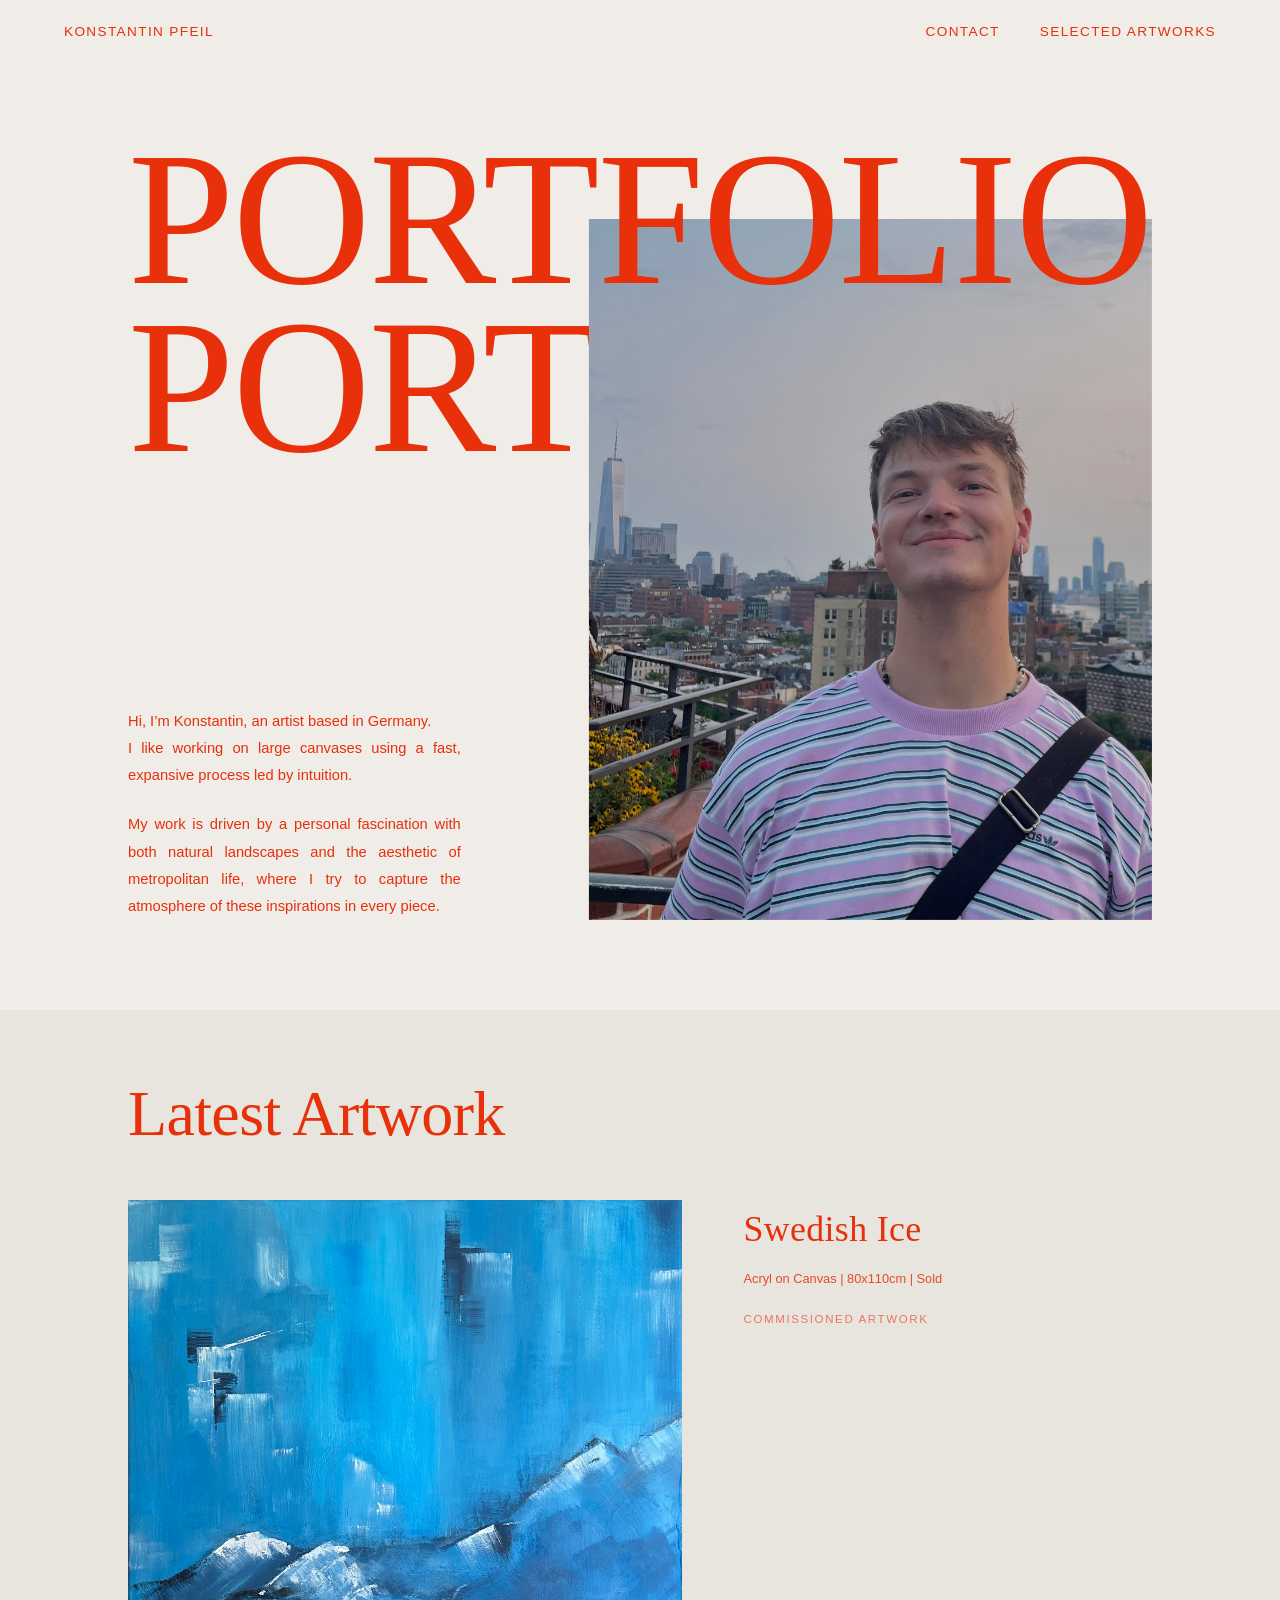
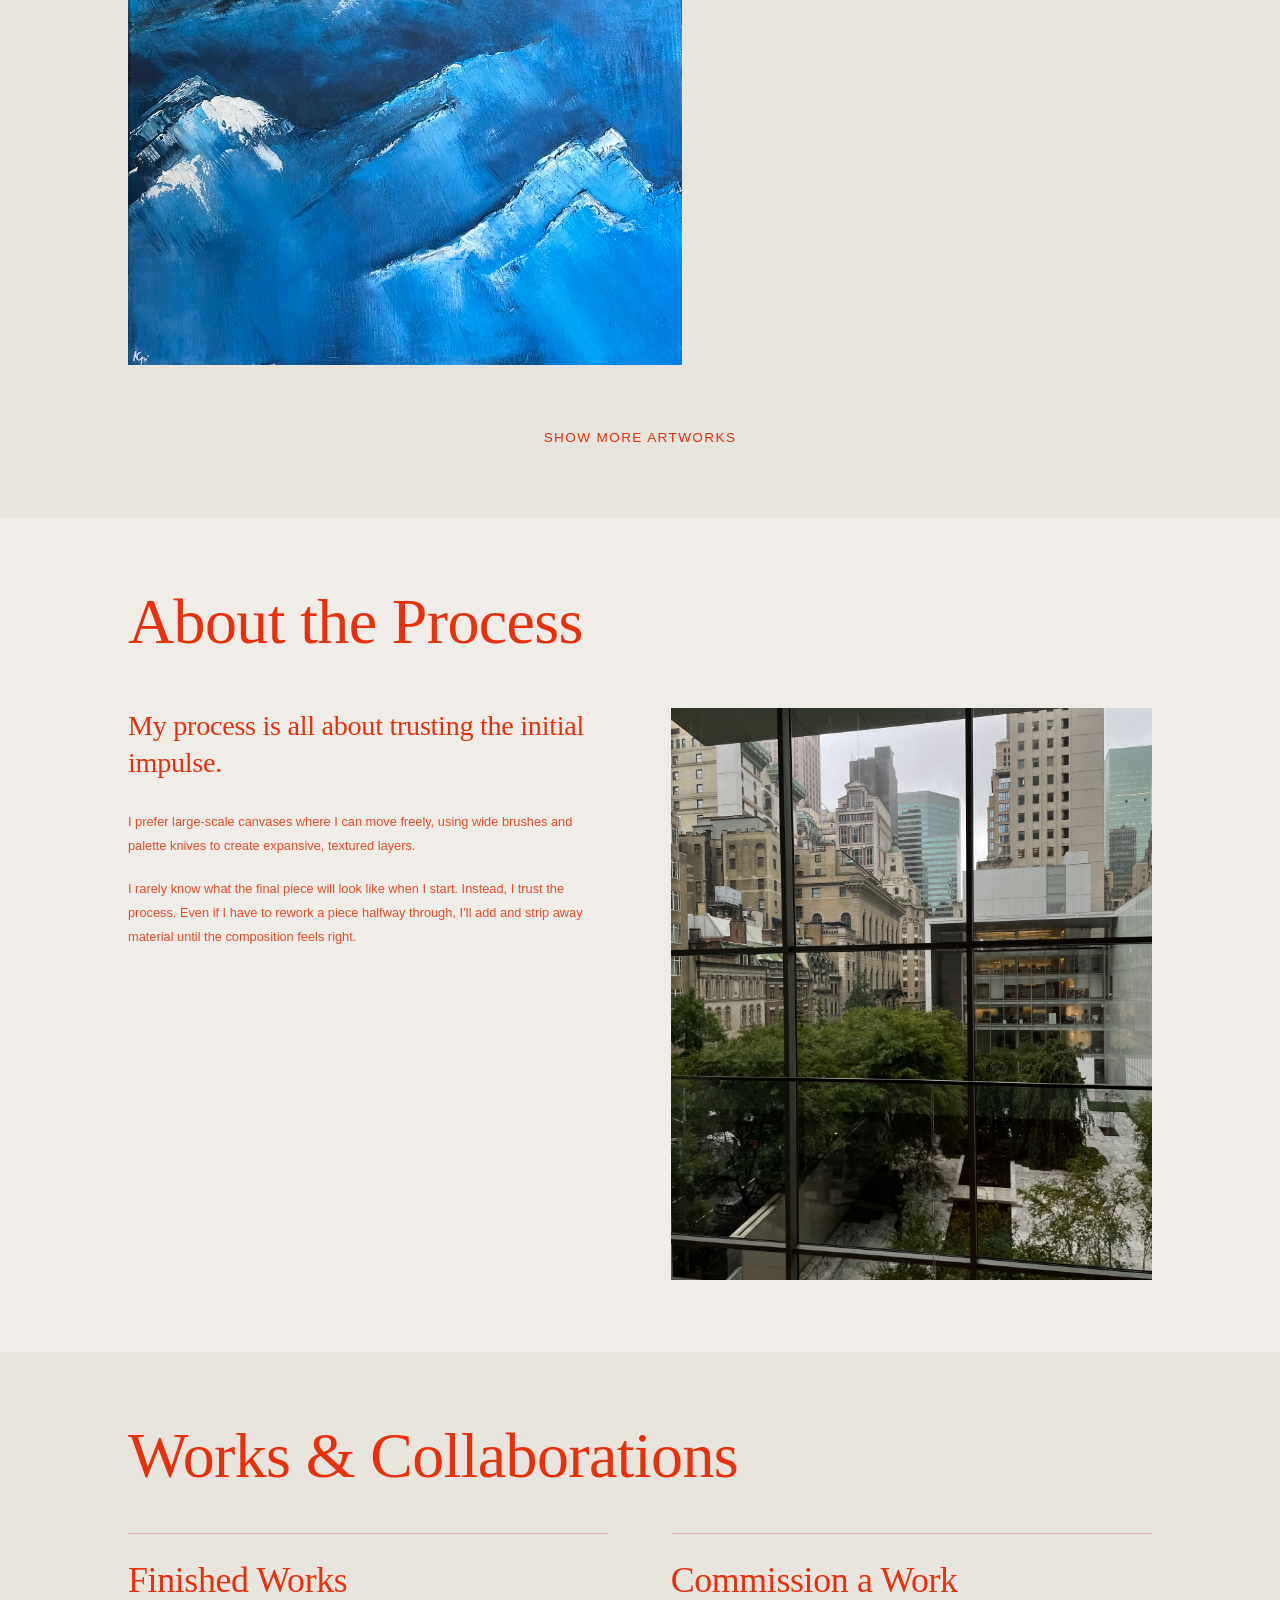
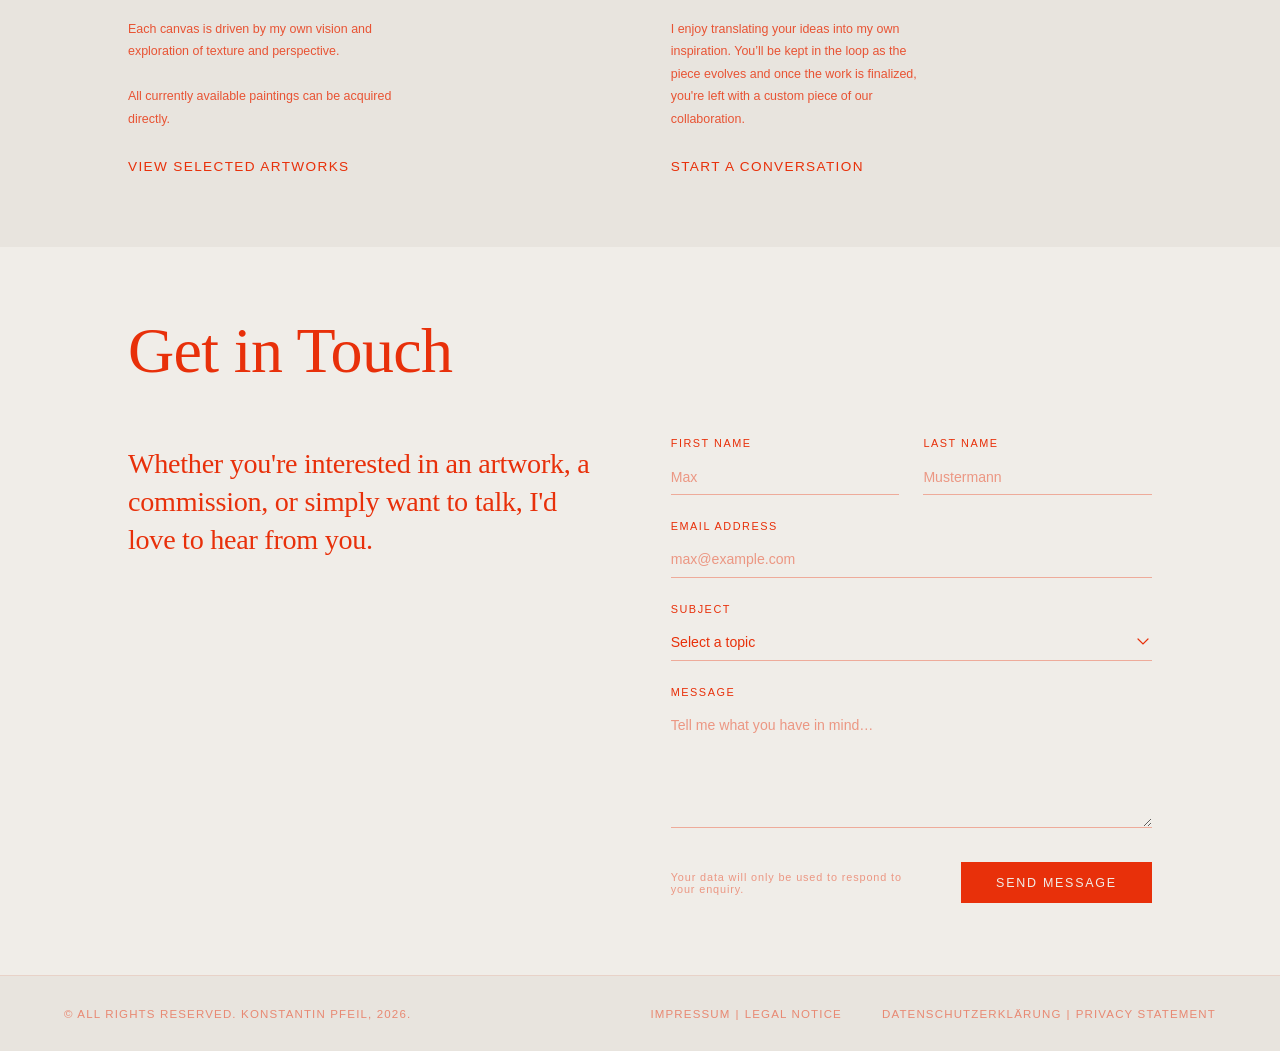
<file: index.html>
<!DOCTYPE html>
<html lang="en">
<head>
  <meta charset="UTF-8" />
  <meta name="viewport" content="width=device-width, initial-scale=1.0" />
  <meta http-equiv="Content-Security-Policy" content="default-src 'self'; style-src 'self' 'unsafe-inline' https://fonts.googleapis.com; font-src https://fonts.gstatic.com; img-src 'self' data:; script-src 'self'; form-action https://formspree.io; connect-src https://formspree.io;">
  <title>Konstantin Pfeil</title>
  <meta name="description" content="Konstantin Pfeil is a German artist working on large-format canvases. Original works available to acquire, commissions welcome." />
  <meta name="author" content="Konstantin Pfeil" />
  <link rel="canonical" href="https://konstantinpfeil.com/" />

  <meta property="og:type" content="website" />
  <meta property="og:url" content="https://konstantinpfeil.com/" />
  <meta property="og:title" content="Konstantin Pfeil" />
  <meta property="og:description" content="Original large-format paintings. Available works, commissions and collaborations." />
  <meta property="og:image" content="https://konstantinpfeil.com/assets/images/KonstantinPfeil.png" />

  <script type="application/ld+json">
  {
    "@context": "https://schema.org",
    "@type": "Person",
    "name": "Konstantin Pfeil",
    "jobTitle": "Artist",
    "url": "https://konstantinpfeil.com/",
    "sameAs": ["https://www.linkedin.com/in/konstantin-pfeil/"],
    "address": {
      "@type": "PostalAddress",
      "addressCountry": "DE"
    }
  }
  </script>

  <link rel="icon" type="image/png" href="./assets/images/favicon.png">
  <link rel="preconnect" href="https://fonts.googleapis.com" referrerpolicy="no-referrer" />
  <link rel="preconnect" href="https://fonts.gstatic.com" crossorigin referrerpolicy="no-referrer" />
  <link href="https://fonts.googleapis.com/css2?family=Cormorant+Garamond:ital,wght@0,300..700;1,300..700&family=Open+Sans:wght@300;400;500;600;700&display=swap" rel="stylesheet" referrerpolicy="no-referrer">
  <link rel="stylesheet" href="style.css" />
</head>
<body>

  
  <nav>
    <span><a href="index.html">Konstantin Pfeil</a></span>
    <ul class="nav-links">
      <li><a href="#contact">Contact</a></li>
      <li><a href="artwork.html">Selected Artworks</a></li>
    </ul>
    <button class="nav-hamburger" id="navHamburger" aria-label="Open menu" aria-expanded="false">
      <span></span><span></span>
    </button>
  </nav>

  
  <div class="mobile-menu" id="mobileMenu" aria-hidden="true">
    <div class="mobile-menu-inner">

      <a href="artwork.html" class="mobile-menu-link">Selected Artworks</a>
      <a href="#contact" class="mobile-menu-link" id="mobileContactLink">Contact</a>
    
    </div>
  </div>

  
  <section class="hero">
    <div class="big-line line-one" id="lineOne">PORTFOLIO</div>
    <div class="hero-body" id="heroBody">
      <div class="photo-col" id="photoCol">
        <img src="./assets/images/KonstantinPfeil.png" alt="Konstantin Pfeil, abstract artist based in Germany" />
      </div>
      <div class="big-line line-two" id="lineTwo">PORTFOLIO</div>
      <div class="bio-text" id="bioText">
        <p>Hi, I’m Konstantin, an artist based in Germany. <br>I like working on large canvases using a fast, expansive process led by intuition.</p>
        <p>My work is driven by a personal fascination with both natural landscapes and the aesthetic of metropolitan life, where I try to capture the atmosphere of these inspirations in every piece.</p>
      </div>
    </div>
  </section>

  
  <section class="latest-artwork">
    <span class="section-title">Latest Artwork</span>
    <div class="artwork-row">
      <div class="artwork-image">
        <img src="./assets/artworks/SI.png" alt="Swedish Ice — commissioned acrylic painting on canvas, 80×110cm, 2026, by Konstantin Pfeil" />
      </div>
      <div class="artwork-info">
        <span class="artwork-title">Swedish Ice</span>
        <p class="artwork-desc">Acryl on Canvas | 80x110cm | Sold</p>
        <span class="artwork-label">Commissioned Artwork</span>
      </div>
    </div>
    <div class="artwork-more">
      <a href="./artwork.html" class="text-btn">Show more Artworks</a>
    </div>
  </section>

  
  <section class="process">
    <span class="section-title">About the Process</span>
    <div class="process-row">
      <div class="process-text">
        <span class="process-intro">My process is all about trusting the initial impulse.</span>
        <p>I prefer large-scale canvases where I can move freely, using wide brushes and palette knives to create expansive, textured layers.</p>
        <p>I rarely know what the final piece will look like when I start. Instead, I trust the process. Even if I have to rework a piece halfway through, I’ll add and strip away material until the composition feels right.</p>
      </div>
      <div class="process-image">
        <img src="./assets/images/nyc.png" alt="New York City MoMa" />
      </div>
    </div>
  </section>

  
  <section class="services">
    <span class="section-title">Works & Collaborations</span>
    <div class="services-row">
      <div class="service-card">
        <span class="service-name">Finished Works</span>
        <p class="service-desc">Each canvas is driven by my own vision and exploration of texture and perspective. <br><br>All currently available paintings can be acquired directly.</p>
        <div class="service-cta"><a href="./artwork.html" class="text-btn">View Selected Artworks</a></div>
      </div>
      <div class="service-card">
        <span class="service-name">Commission a Work</span>
        <p class="service-desc">I enjoy translating your ideas into my own inspiration. You’ll be kept in the loop as the piece evolves and once the work is finalized, you're left with a custom piece of our collaboration.</p>
        <div class="service-cta"><a href="#contact" class="text-btn">Start a Conversation</a></div>
      </div>
    </div>
  </section>

  
  <section class="contact" id="contact">
    <span class="section-title">Get in Touch</span>
    <div class="contact-inner">
      <div class="contact-intro">
        <span class="contact-lead">Whether you're interested in an artwork, a commission, or simply want to talk, I'd love to hear from you.</span>
      </div>
      <form class="contact-form" action="https://formspree.io/f/xqeynlbk" method="POST">
        <div class="form-row">
          <div class="form-field">
            <label for="first-name">First Name</label>
            <input type="text" id="first-name" name="first_name" placeholder="Max" required />
          </div>
          <div class="form-field">
            <label for="last-name">Last Name</label>
            <input type="text" id="last-name" name="last_name" placeholder="Mustermann" required />
          </div>
        </div>
        <div class="form-field">
          <label for="email">Email Address</label>
          <input type="email" id="email" name="email" placeholder="max@example.com" required />
        </div>
        <div class="form-field">
          <label for="subject">Subject</label>
          <select id="subject" name="_subject" required>
            <option value="" disabled selected>Select a topic</option>
            <option value="Acquiring an Original Work">Acquiring an Original Work</option>
            <option value="Commission Enquiry">Commission Enquiry</option>
            <option value="Press & Collaboration">Press & Collaboration</option>
            <option value="Other">Other</option>
          </select>
        </div>
        <div class="form-field">
          <label for="message">Message</label>
          <textarea id="message" name="message" placeholder="Tell me what you have in mind…" required></textarea>
        </div>
        <div class="form-submit">
          <span class="privacy-note">Your data will only be used to respond to your enquiry.</span>
          <button type="submit" class="submit-btn">Send Message</button>
        </div>
      </form>
    </div>
  </section>

  
  <footer>
    <div class="footer-inner">
      <span class="footer-copy">© All rights reserved. Konstantin Pfeil, 2026.</span>
      <div class="footer-links">
          <button class="footer-btn" id="impressumToggle" data-panel="impressum" aria-expanded="false">
            Impressum<span class="mobile-break">|</span>Legal Notice
          </button>
          <button class="footer-btn" id="datenschutzToggle" data-panel="datenschutz" aria-expanded="false">
            Datenschutzerklärung<span class="mobile-break">|</span>Privacy Statement
          </button>
      </div>
    </div>

    
    <div class="legal-panel" id="legalPanel" aria-hidden="true">
      <div class="legal-panel-inner">

        
        <div class="legal-content" id="content-impressum">
          <div class="impressum-inner">
            <div class="impressum-col">
              <h2 class="impressum-heading">Impressum</h2>
              <div class="impressum-block">
                <img src="./assets/images/address.png" alt="" class="address-img" aria-hidden="true" />
              </div>
              <div class="impressum-block">
                <h3 class="impressum-label">Kontakt</h3>
                <img src="./assets/images/email.png" alt="" class="email-img" aria-hidden="true" />
              </div>
              <div class="impressum-block">
                <h3 class="impressum-label">Umsatzsteuer-ID</h3>
                <p>Umsatzsteuer-Identifikationsnummer gemäß § 27 a Umsatzsteuergesetz:<br />
                DE462738890<br />
                Umsatzsteuerbefreit aufgrund der Kleinunternehmerregelung gemäß § 19 UStG.</p>
              </div>
              <div class="impressum-block">
                <h3 class="impressum-label">Verbraucherstreitbeilegung / Universalschlichtungsstelle</h3>
                <p>Wir sind nicht bereit oder verpflichtet, an Streitbeilegungsverfahren vor einer Verbraucherschlichtungsstelle teilzunehmen.</p>
              </div>
            </div>
            <div class="impressum-col">
              <h2 class="impressum-heading">Legal Notice</h2>
              <div class="impressum-block">
                <img src="./assets/images/address.png" alt="" class="address-img" aria-hidden="true" />
              </div>
              <div class="impressum-block">
                <h3 class="impressum-label">Contact</h3>
                <img src="./assets/images/email.png" alt="" class="email-img" aria-hidden="true" />
              </div>
              <div class="impressum-block">
                <h3 class="impressum-label">VAT ID</h3>
                <p>VAT identification number in accordance with § 27 a of the German VAT Act:<br />
                DE462738890<br />
                Exempt from VAT pursuant to the small business regulation under § 19 UStG.</p>
              </div>
              <div class="impressum-block">
                <h3 class="impressum-label">Consumer Dispute Resolution</h3>
                <p>We are neither willing nor obliged to participate in dispute resolution proceedings before a consumer arbitration board.</p>
              </div>
            </div>
          </div>
        </div>

        
        <div class="legal-content" id="content-datenschutz">
          <div class="impressum-inner">

            
            <div class="datenschutz-col">

              <h2 class="impressum-heading">Datenschutzerklärung</h2>

              <div class="impressum-block">
                <h3 class="impressum-label">1. Datenschutz auf einen Blick — Allgemeine Hinweise</h3>
                <p>Die folgenden Hinweise geben einen einfachen Überblick darüber, was mit Ihren personenbezogenen Daten passiert, wenn Sie diese Website besuchen. Personenbezogene Daten sind alle Daten, mit denen Sie persönlich identifiziert werden können. Ausführliche Informationen zum Thema Datenschutz entnehmen Sie unserer unter diesem Text aufgeführten Datenschutzerklärung.</p>
              </div>

              <div class="impressum-block">
                <h3 class="impressum-label">Datenerfassung auf dieser Website</h3>
                <p>Die Datenverarbeitung auf dieser Website erfolgt durch den Websitebetreiber. Dessen Kontaktdaten können Sie dem Abschnitt „Hinweis zur Verantwortlichen Stelle" in dieser Datenschutzerklärung entnehmen.</p>
                <p>Ihre Daten werden zum einen dadurch erhoben, dass Sie uns diese mitteilen. Hierbei kann es sich z. B. um Daten handeln, die Sie in ein Kontaktformular eingeben. Andere Daten werden automatisch oder nach Ihrer Einwilligung beim Besuch der Website durch unsere IT-Systeme erfasst. Das sind vor allem technische Daten (z. B. Internetbrowser, Betriebssystem oder Uhrzeit des Seitenaufrufs).</p>
                <p>Ein Teil der Daten wird erhoben, um eine fehlerfreie Bereitstellung der Website zu gewährleisten. Andere Daten können zur Analyse Ihres Nutzerverhaltens verwendet werden.</p>
                <p>Sie haben jederzeit das Recht, unentgeltlich Auskunft über Herkunft, Empfänger und Zweck Ihrer gespeicherten personenbezogenen Daten zu erhalten. Sie haben außerdem ein Recht, die Berichtigung oder Löschung dieser Daten zu verlangen. Wenn Sie eine Einwilligung zur Datenverarbeitung erteilt haben, können Sie diese Einwilligung jederzeit für die Zukunft widerrufen. Außerdem haben Sie das Recht, unter bestimmten Umständen die Einschränkung der Verarbeitung Ihrer personenbezogenen Daten zu verlangen. Des Weiteren steht Ihnen ein Beschwerderecht bei der zuständigen Aufsichtsbehörde zu.</p>
              </div>

              <div class="impressum-block">
                <h3 class="impressum-label">2. Hosting — Externes Hosting</h3>
                <p>Diese Website wird extern gehostet. Die personenbezogenen Daten, die auf dieser Website erfasst werden, werden auf den Servern des Hosters gespeichert. Hierbei kann es sich v. a. um IP-Adressen, Kontaktanfragen, Meta- und Kommunikationsdaten, Vertragsdaten, Kontaktdaten, Namen, Websitezugriffe und sonstige Daten, die über eine Website generiert werden, handeln.</p>
                <p>Das externe Hosting erfolgt zum Zwecke der Vertragserfüllung gegenüber unseren potenziellen und bestehenden Kunden (Art. 6 Abs. 1 lit. b DSGVO) und im Interesse einer sicheren, schnellen und effizienten Bereitstellung unseres Online-Angebots durch einen professionellen Anbieter (Art. 6 Abs. 1 lit. f DSGVO).</p>
                <p>Wir setzen folgenden Hoster ein: GitHub Pages, GitHub Inc., 88 Colin P Kelly Jr St, San Francisco, CA 94107, USA</p>
              </div>

              <div class="impressum-block">
                <h3 class="impressum-label">3. Allgemeine Hinweise und Pflichtinformationen</h3>
                <p>Die Betreiber dieser Seiten nehmen den Schutz Ihrer persönlichen Daten sehr ernst. Wir behandeln Ihre personenbezogenen Daten vertraulich und entsprechend den gesetzlichen Datenschutzvorschriften sowie dieser Datenschutzerklärung.</p>
                <p>Wir weisen darauf hin, dass die Datenübertragung im Internet (z. B. bei der Kommunikation per E-Mail) Sicherheitslücken aufweisen kann. Ein lückenloser Schutz der Daten vor dem Zugriff durch Dritte ist nicht möglich.</p>
              </div>

              <div class="impressum-block">
                <h3 class="impressum-label">Hinweis zur verantwortlichen Stelle</h3>
                <p>Die verantwortliche Stelle für die Datenverarbeitung auf dieser Website ist:</p>
                <img src="./assets/images/address.png" alt="" class="address-img" aria-hidden="true" />
                <img src="./assets/images/email.png" alt="" class="email-img" aria-hidden="true" style="margin-top:0.5em;" />
                <p>Verantwortliche Stelle ist die natürliche oder juristische Person, die allein oder gemeinsam mit anderen über die Zwecke und Mittel der Verarbeitung von personenbezogenen Daten entscheidet.</p>
              </div>

              <div class="impressum-block">
                <h3 class="impressum-label">Speicherdauer</h3>
                <p>Soweit innerhalb dieser Datenschutzerklärung keine speziellere Speicherdauer genannt wurde, verbleiben Ihre personenbezogenen Daten bei uns, bis der Zweck für die Datenverarbeitung entfällt. Wenn Sie ein berechtigtes Löschersuchen geltend machen oder eine Einwilligung zur Datenverarbeitung widerrufen, werden Ihre Daten gelöscht, sofern wir keine anderen rechtlich zulässigen Gründe für die Speicherung Ihrer personenbezogenen Daten haben.</p>
              </div>

              <div class="impressum-block">
                <h3 class="impressum-label">Rechtsgrundlagen der Datenverarbeitung</h3>
                <p>Sofern Sie in die Datenverarbeitung eingewilligt haben, verarbeiten wir Ihre personenbezogenen Daten auf Grundlage von Art. 6 Abs. 1 lit. a DSGVO bzw. Art. 9 Abs. 2 lit. a DSGVO. Sind Ihre Daten zur Vertragserfüllung oder zur Durchführung vorvertraglicher Maßnahmen erforderlich, verarbeiten wir Ihre Daten auf Grundlage des Art. 6 Abs. 1 lit. b DSGVO. Des Weiteren verarbeiten wir Ihre Daten, sofern diese zur Erfüllung einer rechtlichen Verpflichtung erforderlich sind, auf Grundlage von Art. 6 Abs. 1 lit. c DSGVO.</p>
              </div>

              <div class="impressum-block">
                <h3 class="impressum-label">Widerruf Ihrer Einwilligung zur Datenverarbeitung</h3>
                <p>Viele Datenverarbeitungsvorgänge sind nur mit Ihrer ausdrücklichen Einwilligung möglich. Sie können eine bereits erteilte Einwilligung jederzeit widerrufen. Die Rechtmäßigkeit der bis zum Widerruf erfolgten Datenverarbeitung bleibt vom Widerruf unberührt.</p>
              </div>

              <div class="impressum-block">
                <h3 class="impressum-label">Widerspruchsrecht (Art. 21 DSGVO)</h3>
                <p>WENN DIE DATENVERARBEITUNG AUF GRUNDLAGE VON ART. 6 ABS. 1 LIT. E ODER F DSGVO ERFOLGT, HABEN SIE JEDERZEIT DAS RECHT, AUS GRÜNDEN, DIE SICH AUS IHRER BESONDEREN SITUATION ERGEBEN, GEGEN DIE VERARBEITUNG IHRER PERSONENBEZOGENEN DATEN WIDERSPRUCH EINZULEGEN. DIE JEWEILIGE RECHTSGRUNDLAGE, AUF DENEN EINE VERARBEITUNG BERUHT, ENTNEHMEN SIE DIESER DATENSCHUTZERKLÄRUNG. WENN SIE WIDERSPRUCH EINLEGEN, WERDEN WIR IHRE BETROFFENEN PERSONENBEZOGENEN DATEN NICHT MEHR VERARBEITEN, ES SEI DENN, WIR KÖNNEN ZWINGENDE SCHUTZWÜRDIGE GRÜNDE FÜR DIE VERARBEITUNG NACHWEISEN.</p>
              </div>

              <div class="impressum-block">
                <h3 class="impressum-label">Beschwerderecht bei der zuständigen Aufsichtsbehörde</h3>
                <p>Im Falle von Verstößen gegen die DSGVO steht den Betroffenen ein Beschwerderecht bei einer Aufsichtsbehörde, insbesondere in dem Mitgliedstaat ihres gewöhnlichen Aufenthalts, ihres Arbeitsplatzes oder des Orts des mutmaßlichen Verstoßes zu.</p>
              </div>

              <div class="impressum-block">
                <h3 class="impressum-label">Recht auf Datenübertragbarkeit, Auskunft, Berichtigung, Löschung und Einschränkung</h3>
                <p>Sie haben im Rahmen der geltenden gesetzlichen Bestimmungen jederzeit das Recht auf unentgeltliche Auskunft über Ihre gespeicherten personenbezogenen Daten, deren Herkunft und Empfänger und den Zweck der Datenverarbeitung und ggf. ein Recht auf Berichtigung oder Löschung dieser Daten. Sie haben zudem das Recht, die Einschränkung der Verarbeitung Ihrer personenbezogenen Daten zu verlangen. Hierzu sowie zu weiteren Fragen können Sie sich jederzeit an uns wenden.</p>
              </div>

              <div class="impressum-block">
                <h3 class="impressum-label">SSL- bzw. TLS-Verschlüsselung</h3>
                <p>Diese Seite nutzt aus Sicherheitsgründen eine SSL- bzw. TLS-Verschlüsselung. Eine verschlüsselte Verbindung erkennen Sie daran, dass die Adresszeile des Browsers von „http://" auf „https://" wechselt und an dem Schloss-Symbol in Ihrer Browserzeile. Wenn die SSL- bzw. TLS-Verschlüsselung aktiviert ist, können die Daten, die Sie an uns übermitteln, nicht von Dritten mitgelesen werden.</p>
              </div>

              <div class="impressum-block">
                <h3 class="impressum-label">Widerspruch gegen Werbe-E-Mails</h3>
                <p>Der Nutzung von im Rahmen der Impressumspflicht veröffentlichten Kontaktdaten zur Übersendung von nicht ausdrücklich angeforderter Werbung und Informationsmaterialien wird hiermit widersprochen. Die Betreiber der Seiten behalten sich ausdrücklich rechtliche Schritte im Falle der unverlangten Zusendung von Werbeinformationen vor.</p>
              </div>

              <div class="impressum-block">
                <h3 class="impressum-label">4. Datenerfassung — Server-Log-Dateien</h3>
                <p>Der Provider der Seiten erhebt und speichert automatisch Informationen in so genannten Server-Log-Dateien, die Ihr Browser automatisch an uns übermittelt: Browsertyp und -version, verwendetes Betriebssystem, Referrer URL, Hostname des zugreifenden Rechners, Uhrzeit der Serveranfrage, IP-Adresse. Eine Zusammenführung dieser Daten mit anderen Datenquellen wird nicht vorgenommen. Die Erfassung dieser Daten erfolgt auf Grundlage von Art. 6 Abs. 1 lit. f DSGVO.</p>
              </div>

              <div class="impressum-block">
                <h3 class="impressum-label">Kontaktformular</h3>
                <p>Wenn Sie uns per Kontaktformular Anfragen zukommen lassen, werden Ihre Angaben aus dem Anfrageformular inklusive der von Ihnen dort angegebenen Kontaktdaten zwecks Bearbeitung der Anfrage und für den Fall von Anschlussfragen bei uns gespeichert. Diese Daten geben wir nicht ohne Ihre Einwilligung weiter.</p>
                <p>Die Verarbeitung dieser Daten erfolgt auf Grundlage von Art. 6 Abs. 1 lit. b DSGVO, sofern Ihre Anfrage mit der Erfüllung eines Vertrags zusammenhängt oder zur Durchführung vorvertraglicher Maßnahmen erforderlich ist. In allen übrigen Fällen beruht die Verarbeitung auf unserem berechtigten Interesse an der effektiven Bearbeitung der an uns gerichteten Anfragen (Art. 6 Abs. 1 lit. f DSGVO) oder auf Ihrer Einwilligung (Art. 6 Abs. 1 lit. a DSGVO).</p>
                <p>Die von Ihnen im Kontaktformular eingegebenen Daten verbleiben bei uns, bis Sie uns zur Löschung auffordern, Ihre Einwilligung zur Speicherung widerrufen oder der Zweck für die Datenspeicherung entfällt. Zwingende gesetzliche Bestimmungen – insbesondere Aufbewahrungsfristen – bleiben unberührt.</p>
              </div>

              <div class="impressum-block">
                <h3 class="impressum-label">Anfrage per E-Mail oder Telefon</h3>
                <p>Wenn Sie uns per E-Mail oder Telefon kontaktieren, wird Ihre Anfrage inklusive aller daraus hervorgehenden personenbezogenen Daten zum Zwecke der Bearbeitung Ihres Anliegens bei uns gespeichert und verarbeitet. Diese Daten geben wir nicht ohne Ihre Einwilligung weiter. Die Verarbeitung dieser Daten erfolgt auf Grundlage von Art. 6 Abs. 1 lit. b DSGVO, sofern Ihre Anfrage mit der Erfüllung eines Vertrags zusammenhängt, andernfalls auf Grundlage von Art. 6 Abs. 1 lit. f DSGVO oder Ihrer Einwilligung gemäß Art. 6 Abs. 1 lit. a DSGVO.</p>
              </div>

            </div>

            
            <div class="datenschutz-col">

              <h2 class="impressum-heading">Data Privacy Statement</h2>

              <div class="impressum-block">
                <h3 class="impressum-label">1. Privacy at a Glance — General Information</h3>
                <p>The following information provides a simple overview of what happens to your personal data when you visit this website. Personal data means any data by which you can be personally identified. For detailed information on the subject of data protection, please refer to our Privacy Policy set out below.</p>
              </div>

              <div class="impressum-block">
                <h3 class="impressum-label">Data Collection on This Website</h3>
                <p>Data processing on this website is carried out by the website operator. You can find the operator's contact details in the section "Notice on the Controller" in this Privacy Policy.</p>
                <p>Your data is collected partly through information you provide to us directly — for example, data you enter into a contact form. Other data is collected automatically or with your consent by our IT systems when you visit the website, in particular technical data such as your internet browser, operating system, and the time of your page request.</p>
                <p>Some of this data is collected to ensure the error-free operation of the website. Other data may be used to analyse your browsing behaviour.</p>
                <p>You have the right at any time to obtain, free of charge, information about the origin, recipient and purpose of your stored personal data. You also have the right to request the correction or deletion of this data. If you have given your consent to data processing, you may withdraw that consent at any time with effect for the future. You also have the right, under certain circumstances, to request the restriction of processing of your personal data. Furthermore, you have the right to lodge a complaint with the competent supervisory authority.</p>
              </div>

              <div class="impressum-block">
                <h3 class="impressum-label">2. Hosting — External Hosting</h3>
                <p>This website is hosted externally. The personal data collected on this website is stored on the servers of the hosting provider. This may include IP addresses, contact enquiries, meta and communication data, contractual data, contact details, names, website access data and other data generated via the website.</p>
                <p>External hosting is carried out for the purpose of fulfilling contracts with our prospective and existing clients (Art. 6(1)(b) GDPR) and in the interest of a secure, fast and efficient provision of our online services by a professional provider (Art. 6(1)(f) GDPR).</p>
                <p>Our hosting provider is: GitHub Pages, GitHub Inc., 88 Colin P Kelly Jr St, San Francisco, CA 94107, USA.</p>
              </div>

              <div class="impressum-block">
                <h3 class="impressum-label">3. General Information and Mandatory Disclosures</h3>
                <p>The operators of this website take the protection of your personal data very seriously. We treat your personal data confidentially and in accordance with the applicable data protection legislation and this Privacy Policy.</p>
                <p>Please note that data transmission over the internet (e.g. when communicating by email) may be subject to security vulnerabilities. Complete protection of data against access by third parties is not possible.</p>
              </div>

              <div class="impressum-block">
                <h3 class="impressum-label">Notice on the Controller</h3>
                <p>The controller responsible for data processing on this website is:</p>
                <img src="./assets/images/address.png" alt="" class="address-img" aria-hidden="true" />
                <img src="./assets/images/email.png" alt="" class="email-img" aria-hidden="true" style="margin-top:0.5em;" />
                <p>The controller is the natural or legal person who, alone or jointly with others, determines the purposes and means of the processing of personal data.</p>
              </div>

              <div class="impressum-block">
                <h3 class="impressum-label">Retention Period</h3>
                <p>Unless a more specific retention period is stated within this Privacy Policy, your personal data will remain with us until the purpose for which it was collected no longer applies. If you assert a legitimate request for deletion or withdraw your consent to data processing, your data will be deleted unless we have other legally permissible grounds for retaining it.</p>
              </div>

              <div class="impressum-block">
                <h3 class="impressum-label">Legal Bases for Data Processing</h3>
                <p>Where you have given your consent to data processing, we process your personal data on the basis of Art. 6(1)(a) GDPR or Art. 9(2)(a) GDPR. Where data processing is necessary for the performance of a contract or for pre-contractual measures, we process your data on the basis of Art. 6(1)(b) GDPR. Where processing is necessary to fulfil a legal obligation, we process your data on the basis of Art. 6(1)(c) GDPR.</p>
              </div>

              <div class="impressum-block">
                <h3 class="impressum-label">Withdrawal of Consent</h3>
                <p>Many data processing operations are only possible with your express consent. You may withdraw any consent you have already given at any time. The lawfulness of processing carried out prior to the withdrawal remains unaffected.</p>
              </div>

              <div class="impressum-block">
                <h3 class="impressum-label">Right to Object (Art. 21 GDPR)</h3>
                <p>WHERE DATA PROCESSING IS CARRIED OUT ON THE BASIS OF ART. 6(1)(E) OR (F) GDPR, YOU HAVE THE RIGHT TO OBJECT AT ANY TIME, ON GROUNDS RELATING TO YOUR PARTICULAR SITUATION, TO THE PROCESSING OF YOUR PERSONAL DATA. THE RESPECTIVE LEGAL BASIS ON WHICH PROCESSING RELIES IS SET OUT IN THIS PRIVACY POLICY. IF YOU OBJECT, WE WILL NO LONGER PROCESS YOUR PERSONAL DATA UNLESS WE CAN DEMONSTRATE COMPELLING LEGITIMATE GROUNDS FOR THE PROCESSING WHICH OVERRIDE YOUR INTERESTS, RIGHTS AND FREEDOMS.</p>
              </div>

              <div class="impressum-block">
                <h3 class="impressum-label">Right to Lodge a Complaint with a Supervisory Authority</h3>
                <p>In the event of breaches of the GDPR, data subjects have the right to lodge a complaint with a supervisory authority, in particular in the Member State of their habitual residence, place of work or the place of the alleged infringement.</p>
              </div>

              <div class="impressum-block">
                <h3 class="impressum-label">Right to Data Portability, Access, Rectification, Erasure and Restriction</h3>
                <p>You have the right, within the framework of the applicable legal provisions, to obtain at any time free information about your stored personal data, its origin and recipients, and the purpose of data processing, and, where applicable, the right to rectification or erasure of that data. You also have the right to request the restriction of processing. Please contact us for these matters and for any further questions on the subject of personal data.</p>
              </div>

              <div class="impressum-block">
                <h3 class="impressum-label">SSL/TLS Encryption</h3>
                <p>For security reasons and to protect the transmission of confidential content — such as orders or enquiries you send to us — this site uses SSL or TLS encryption. You can recognise an encrypted connection by the fact that the address bar of your browser switches from "http://" to "https://" and by the padlock icon in your browser bar. When SSL or TLS encryption is enabled, the data you transmit to us cannot be read by third parties.</p>
              </div>

              <div class="impressum-block">
                <h3 class="impressum-label">Objection to Promotional Emails</h3>
                <p>The use of contact data published as part of the legal notice obligation for the purpose of sending unsolicited advertising and informational materials is hereby expressly prohibited. The operators of this website expressly reserve the right to take legal action in the event of the unsolicited sending of promotional information, such as spam emails.</p>
              </div>

              <div class="impressum-block">
                <h3 class="impressum-label">4. Data Collection — Server Log Files</h3>
                <p>The provider of this website automatically collects and stores information in server log files, which your browser transmits to us automatically: browser type and version, operating system used, referrer URL, hostname of the accessing device, time of the server request, IP address. This data is not merged with other data sources. Collection of this data is based on Art. 6(1)(f) GDPR.</p>
              </div>

              <div class="impressum-block">
                <h3 class="impressum-label">Contact Form</h3>
                <p>If you send us enquiries via the contact form, your details from the enquiry form, including the contact information you provide, will be stored by us for the purpose of processing your enquiry and in the event of follow-up questions. We do not share this data without your consent.</p>
                <p>Processing of this data is based on Art. 6(1)(b) GDPR where your enquiry relates to the performance of a contract or is necessary for pre-contractual measures. In all other cases, processing is based on our legitimate interest in the effective handling of enquiries addressed to us (Art. 6(1)(f) GDPR) or on your consent (Art. 6(1)(a) GDPR) where this has been requested.</p>
                <p>The data you enter in the contact form will remain with us until you ask us to delete it, withdraw your consent to storage, or the purpose for data storage no longer applies. Mandatory statutory provisions — in particular retention periods — remain unaffected.</p>
              </div>

              <div class="impressum-block">
                <h3 class="impressum-label">Enquiries by Email or Telephone</h3>
                <p>If you contact us by email or telephone, your enquiry, including all resulting personal data, will be stored and processed by us for the purpose of handling your request. We do not share this data without your consent. Processing is based on Art. 6(1)(b) GDPR where your enquiry relates to the performance of a contract; otherwise on Art. 6(1)(f) GDPR or your consent pursuant to Art. 6(1)(a) GDPR.</p>
              </div>

            </div>

          </div>
        </div>

      </div>
    </div>
  </footer>

  <script src="main.js"></script>
</body>
</html>
</file>
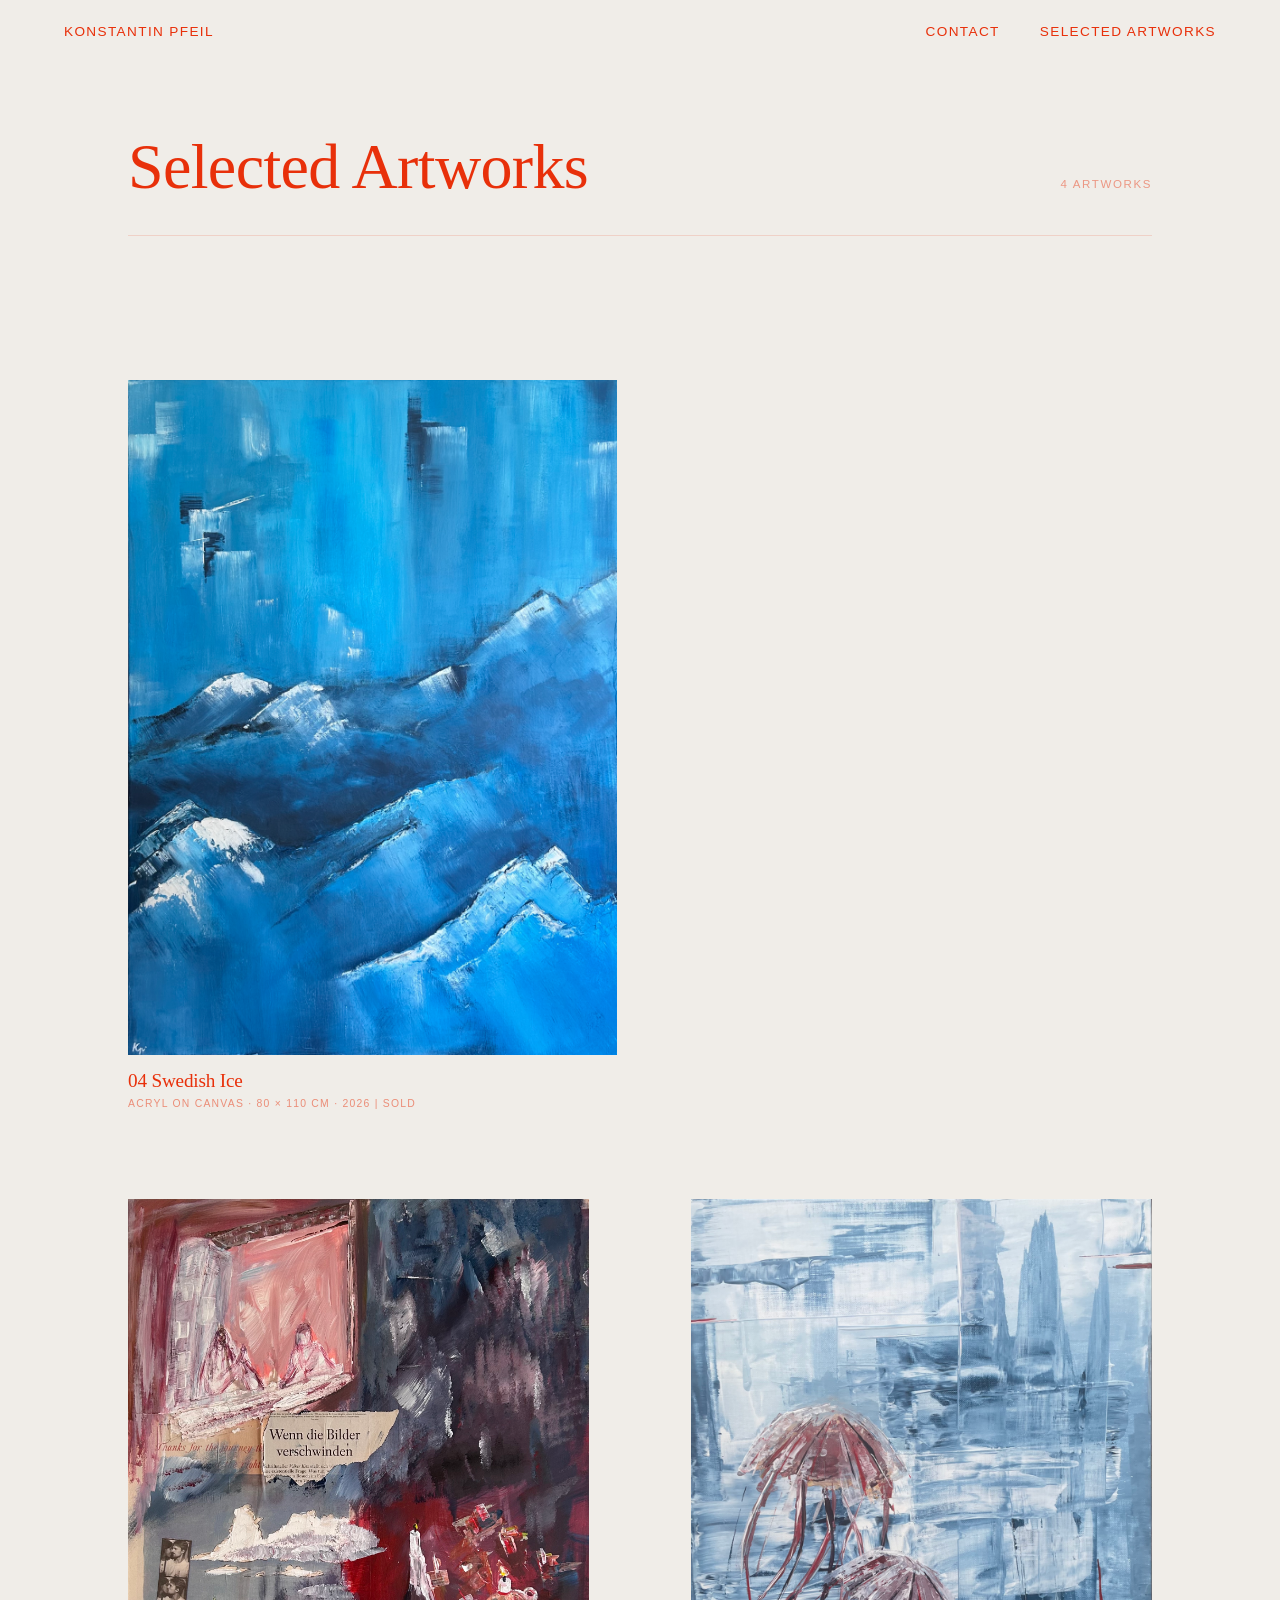
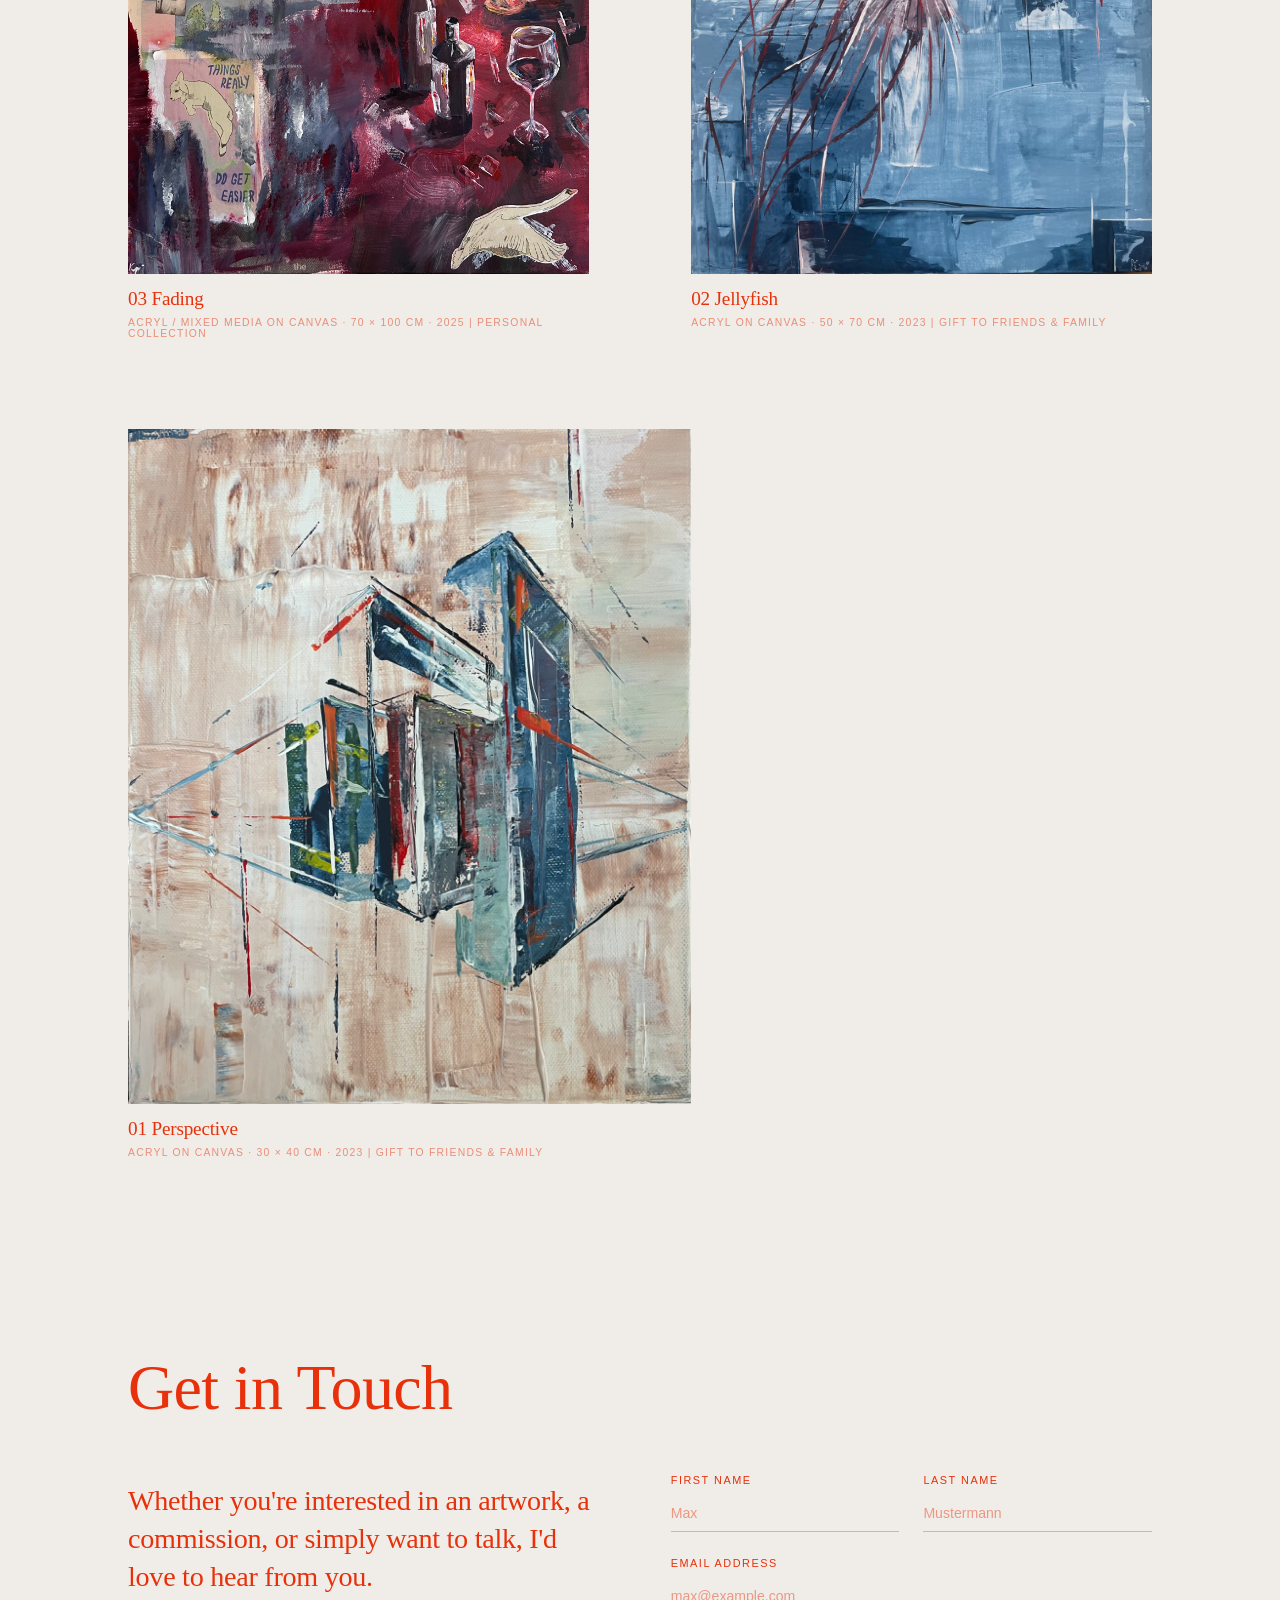
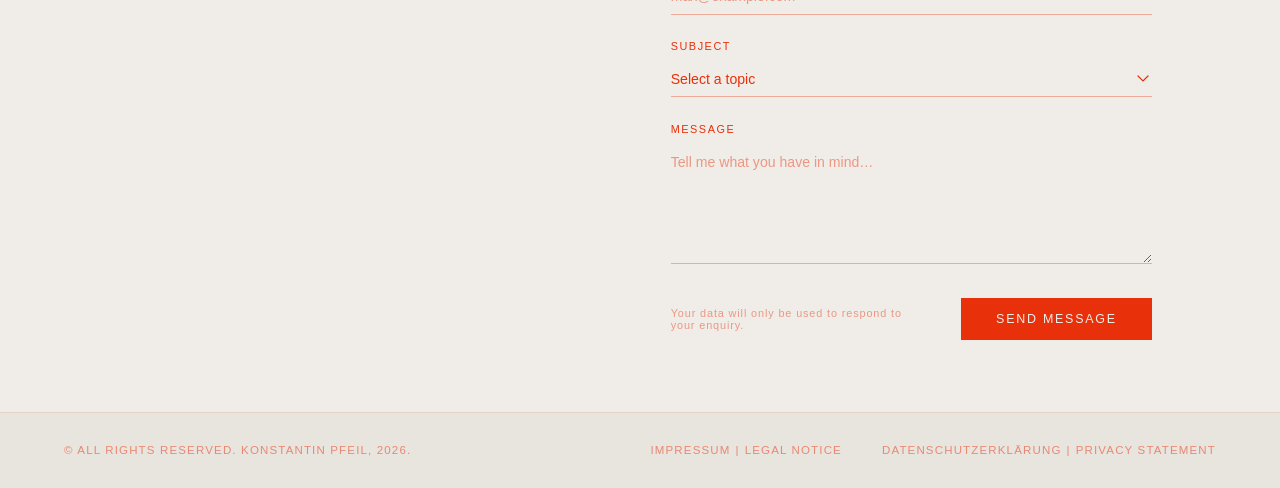
<file: artwork.html>
<!DOCTYPE html>
<html lang="en">
<head>
  <meta charset="UTF-8" />
  <meta name="viewport" content="width=device-width, initial-scale=1.0" />
  <meta http-equiv="Content-Security-Policy" content="default-src 'self'; style-src 'self' 'unsafe-inline' https://fonts.googleapis.com; font-src https://fonts.gstatic.com; img-src 'self' data:; script-src 'self'; form-action https://formspree.io; connect-src https://formspree.io;">
  <title>Selected Artworks — Konstantin Pfeil</title>
  <meta name="description" content="A selection of original paintings by Konstantin Pfeil — large-format canvases exploring natural landscapes and metropolitan life. Available works and commissions." />
  <meta name="author" content="Konstantin Pfeil" />
  <link rel="canonical" href="https://konstantinpfeil.com/artwork.html" />

  <meta property="og:type" content="website" />
  <meta property="og:url" content="https://konstantinpfeil.com/artwork.html" />
  <meta property="og:title" content="Selected Artworks — Konstantin Pfeil" />
  <meta property="og:description" content="Original large-format paintings exploring natural landscapes and metropolitan life." />
  <meta property="og:image" content="https://konstantinpfeil.com/assets/images/KonstantinPfeil.png" />

  <script type="application/ld+json">
  {
    "@context": "https://schema.org",
    "@type": "CollectionPage",
    "name": "Selected Artworks — Konstantin Pfeil",
    "description": "A selection of original paintings by Konstantin Pfeil.",
    "url": "https://konstantinpfeil.com/artwork.html",
    "author": {
      "@type": "Person",
      "name": "Konstantin Pfeil",
      "url": "https://konstantinpfeil.com/"
    }
  }
  </script>

  <link rel="icon" type="image/png" href="./assets/images/favicon.png">
  <link rel="preconnect" href="https://fonts.googleapis.com" referrerpolicy="no-referrer" />
  <link rel="preconnect" href="https://fonts.gstatic.com" crossorigin referrerpolicy="no-referrer" />
  <link href="https://fonts.googleapis.com/css2?family=Cormorant+Garamond:ital,wght@0,300..700;1,300..700&family=Open+Sans:wght@300;400;500;600;700&display=swap" rel="stylesheet" referrerpolicy="no-referrer">
  <link rel="stylesheet" href="style.css" />
  <link rel="stylesheet" href="artwork.css" />
</head>
<body>

  
  <nav>
    <span><a href="index.html">Konstantin Pfeil</a></span>
    <ul class="nav-links">
      <li><a href="#contact">Contact</a></li>
      <li><a href="artwork.html">Selected Artworks</a></li>
    </ul>
    <button class="nav-hamburger" id="navHamburger" aria-label="Open menu" aria-expanded="false">
      <span></span><span></span>
    </button>
  </nav>

  
  <div class="mobile-menu" id="mobileMenu" aria-hidden="true">
    <div class="mobile-menu-inner">

      <a href="artwork.html" class="mobile-menu-link" style="opacity:1;">Selected Artworks</a>
      <a href="index.html#contact" class="mobile-menu-link">Contact</a>
    
    </div>
  </div>

  
  <div class="gallery-hero">
    <div class="gallery-hero-inner">
      <h1 class="gallery-title">Selected Artworks</h1>
      <span class="gallery-count">4 Artworks</span>
    </div>
  </div>

  
  <section class="gallery-section">
    <div class="gallery-list">

      <div class="gallery-item">
        <img src="./assets/artworks/SI.png" alt="Swedish Ice — commissioned acrylic painting on canvas, 80×110cm, 2026, by Konstantin Pfeil" />
        <div class="gallery-caption">
          <span class="gallery-caption-title">04 Swedish Ice</span>
          <span class="gallery-caption-meta">Acryl on canvas · 80 × 110 cm · 2026 | sold</span>
        </div>
      </div>

      <div class="gallery-item">
        <img src="./assets/artworks/Fading.png" alt="Fading — acrylic and mixed media on canvas, 70×100cm, 2025, by Konstantin Pfeil" />
        <div class="gallery-caption">
          <span class="gallery-caption-title">03 Fading</span>
          <span class="gallery-caption-meta">Acryl / Mixed Media on Canvas · 70 × 100 cm · 2025 | Personal Collection</span>
        </div>
      </div>

      <div class="gallery-item">
        <img src="./assets/artworks/Jellyfish.png" alt="Jellyfish — acrylic painting on canvas, 50×70cm, 2023, by Konstantin Pfeil" />
        <div class="gallery-caption">
          <span class="gallery-caption-title">02 Jellyfish</span>
          <span class="gallery-caption-meta">Acryl on canvas · 50 × 70 cm · 2023 | Gift to Friends & Family</span>
        </div>
      </div>

      <div class="gallery-item">
        <img src="./assets/artworks/Perspective.png" alt="Perspective — acrylic painting on canvas, 30×40cm, 2023, by Konstantin Pfeil" />
        <div class="gallery-caption">
          <span class="gallery-caption-title">01 Perspective</span>
          <span class="gallery-caption-meta">Acryl on Canvas · 30 × 40 cm · 2023 | Gift to Friends & Family</span>
        </div>
      </div>

    </div>
  </section>

  
  <section class="contact" id="contact">
    <span class="section-title">Get in Touch</span>
    <div class="contact-inner">

      <div class="contact-intro">
        <span class="contact-lead">Whether you're interested in an artwork, a commission, or simply want to talk, I'd love to hear from you.</span>
      </div>

      <form class="contact-form" action="https://formspree.io/f/xqeynlbk" method="POST">
        <div class="form-row">
          <div class="form-field">
            <label for="first-name">First Name</label>
            <input type="text" id="first-name" name="first_name" placeholder="Max" required />
          </div>
          <div class="form-field">
            <label for="last-name">Last Name</label>
            <input type="text" id="last-name" name="last_name" placeholder="Mustermann" required />
          </div>
        </div>
        <div class="form-field">
          <label for="email">Email Address</label>
          <input type="email" id="email" name="email" placeholder="max@example.com" required />
        </div>
        <div class="form-field">
          <label for="subject">Subject</label>
          <select id="subject" name="_subject" required>
            <option value="" disabled selected>Select a topic</option>
            <option value="Acquiring an Original Work">Acquiring an Original Work</option>
            <option value="Commission Enquiry">Commission Enquiry</option>
            <option value="Press & Collaboration">Press & Collaboration</option>
            <option value="Other">Other</option>
          </select>
        </div>
        <div class="form-field">
          <label for="message">Message</label>
          <textarea id="message" name="message" placeholder="Tell me what you have in mind…" required></textarea>
        </div>
        <div class="form-submit">
          <span class="privacy-note">Your data will only be used to respond to your enquiry.</span>
          <button type="submit" class="submit-btn">Send Message</button>
        </div>
      </form>

    </div>
  </section>

  
  <footer>
    <div class="footer-inner">
      <span class="footer-copy">© All rights reserved. Konstantin Pfeil, 2026.</span>
      <div class="footer-links">
          <button class="footer-btn" id="impressumToggle" data-panel="impressum" aria-expanded="false">
            Impressum<span class="mobile-break">|</span>Legal Notice
          </button>
          <button class="footer-btn" id="datenschutzToggle" data-panel="datenschutz" aria-expanded="false">
            Datenschutzerklärung<span class="mobile-break">|</span>Privacy Statement
          </button>
      </div>
    </div>

    <div class="legal-panel" id="legalPanel" aria-hidden="true">
      <div class="legal-panel-inner">

        <div class="legal-content" id="content-impressum">
          <div class="impressum-inner">
            <div class="impressum-col">
              <h2 class="impressum-heading">Impressum</h2>
              <div class="impressum-block">
                <img src="./assets/images/address.png" alt="" class="address-img" aria-hidden="true" />
              </div>
              <div class="impressum-block">
                <h3 class="impressum-label">Kontakt</h3>
                <img src="./assets/images/email.png" alt="" class="email-img" aria-hidden="true" />
              </div>
              <div class="impressum-block">
                <h3 class="impressum-label">Umsatzsteuer-ID</h3>
                <p>Umsatzsteuer-Identifikationsnummer gemäß § 27 a Umsatzsteuergesetz:<br />DE462738890<br />Umsatzsteuerbefreit aufgrund der Kleinunternehmerregelung gemäß § 19 UStG.</p>
              </div>
              <div class="impressum-block">
                <h3 class="impressum-label">Verbraucherstreitbeilegung / Universalschlichtungsstelle</h3>
                <p>Wir sind nicht bereit oder verpflichtet, an Streitbeilegungsverfahren vor einer Verbraucherschlichtungsstelle teilzunehmen.</p>
              </div>
            </div>
            <div class="impressum-col">
              <h2 class="impressum-heading">Legal Notice</h2>
              <div class="impressum-block">
                <img src="./assets/images/address.png" alt="" class="address-img" aria-hidden="true" />
              </div>
              <div class="impressum-block">
                <h3 class="impressum-label">Contact</h3>
                <img src="./assets/images/email.png" alt="" class="email-img" aria-hidden="true" />
              </div>
              <div class="impressum-block">
                <h3 class="impressum-label">VAT ID</h3>
                <p>VAT identification number in accordance with § 27 a of the German VAT Act:<br />DE462738890<br />Exempt from VAT pursuant to the small business regulation under § 19 UStG.</p>
              </div>
              <div class="impressum-block">
                <h3 class="impressum-label">Consumer Dispute Resolution</h3>
                <p>We are neither willing nor obliged to participate in dispute resolution proceedings before a consumer arbitration board.</p>
              </div>
            </div>
          </div>
        </div>

                
        <div class="legal-content" id="content-datenschutz">
          <div class="impressum-inner">

            
            <div class="datenschutz-col">

              <h2 class="impressum-heading">Datenschutzerklärung</h2>

              <div class="impressum-block">
                <h3 class="impressum-label">1. Datenschutz auf einen Blick — Allgemeine Hinweise</h3>
                <p>Die folgenden Hinweise geben einen einfachen Überblick darüber, was mit Ihren personenbezogenen Daten passiert, wenn Sie diese Website besuchen. Personenbezogene Daten sind alle Daten, mit denen Sie persönlich identifiziert werden können. Ausführliche Informationen zum Thema Datenschutz entnehmen Sie unserer unter diesem Text aufgeführten Datenschutzerklärung.</p>
              </div>

              <div class="impressum-block">
                <h3 class="impressum-label">Datenerfassung auf dieser Website</h3>
                <p>Die Datenverarbeitung auf dieser Website erfolgt durch den Websitebetreiber. Dessen Kontaktdaten können Sie dem Abschnitt „Hinweis zur Verantwortlichen Stelle" in dieser Datenschutzerklärung entnehmen.</p>
                <p>Ihre Daten werden zum einen dadurch erhoben, dass Sie uns diese mitteilen. Hierbei kann es sich z. B. um Daten handeln, die Sie in ein Kontaktformular eingeben. Andere Daten werden automatisch oder nach Ihrer Einwilligung beim Besuch der Website durch unsere IT-Systeme erfasst. Das sind vor allem technische Daten (z. B. Internetbrowser, Betriebssystem oder Uhrzeit des Seitenaufrufs).</p>
                <p>Ein Teil der Daten wird erhoben, um eine fehlerfreie Bereitstellung der Website zu gewährleisten. Andere Daten können zur Analyse Ihres Nutzerverhaltens verwendet werden.</p>
                <p>Sie haben jederzeit das Recht, unentgeltlich Auskunft über Herkunft, Empfänger und Zweck Ihrer gespeicherten personenbezogenen Daten zu erhalten. Sie haben außerdem ein Recht, die Berichtigung oder Löschung dieser Daten zu verlangen. Wenn Sie eine Einwilligung zur Datenverarbeitung erteilt haben, können Sie diese Einwilligung jederzeit für die Zukunft widerrufen. Außerdem haben Sie das Recht, unter bestimmten Umständen die Einschränkung der Verarbeitung Ihrer personenbezogenen Daten zu verlangen. Des Weiteren steht Ihnen ein Beschwerderecht bei der zuständigen Aufsichtsbehörde zu.</p>
              </div>

              <div class="impressum-block">
                <h3 class="impressum-label">2. Hosting — Externes Hosting</h3>
                <p>Diese Website wird extern gehostet. Die personenbezogenen Daten, die auf dieser Website erfasst werden, werden auf den Servern des Hosters gespeichert. Hierbei kann es sich v. a. um IP-Adressen, Kontaktanfragen, Meta- und Kommunikationsdaten, Vertragsdaten, Kontaktdaten, Namen, Websitezugriffe und sonstige Daten, die über eine Website generiert werden, handeln.</p>
                <p>Das externe Hosting erfolgt zum Zwecke der Vertragserfüllung gegenüber unseren potenziellen und bestehenden Kunden (Art. 6 Abs. 1 lit. b DSGVO) und im Interesse einer sicheren, schnellen und effizienten Bereitstellung unseres Online-Angebots durch einen professionellen Anbieter (Art. 6 Abs. 1 lit. f DSGVO).</p>
                <p>Wir setzen folgenden Hoster ein: GitHub Pages, GitHub Inc., 88 Colin P Kelly Jr St, San Francisco, CA 94107, USA</p>
              </div>

              <div class="impressum-block">
                <h3 class="impressum-label">3. Allgemeine Hinweise und Pflichtinformationen</h3>
                <p>Die Betreiber dieser Seiten nehmen den Schutz Ihrer persönlichen Daten sehr ernst. Wir behandeln Ihre personenbezogenen Daten vertraulich und entsprechend den gesetzlichen Datenschutzvorschriften sowie dieser Datenschutzerklärung.</p>
                <p>Wir weisen darauf hin, dass die Datenübertragung im Internet (z. B. bei der Kommunikation per E-Mail) Sicherheitslücken aufweisen kann. Ein lückenloser Schutz der Daten vor dem Zugriff durch Dritte ist nicht möglich.</p>
              </div>

              <div class="impressum-block">
                <h3 class="impressum-label">Hinweis zur verantwortlichen Stelle</h3>
                <p>Die verantwortliche Stelle für die Datenverarbeitung auf dieser Website ist:</p>
                <img src="./assets/images/address.png" alt="" class="address-img" aria-hidden="true" />
                <img src="./assets/images/email.png" alt="" class="email-img" aria-hidden="true" style="margin-top:0.5em;" />
                <p>Verantwortliche Stelle ist die natürliche oder juristische Person, die allein oder gemeinsam mit anderen über die Zwecke und Mittel der Verarbeitung von personenbezogenen Daten entscheidet.</p>
              </div>

              <div class="impressum-block">
                <h3 class="impressum-label">Speicherdauer</h3>
                <p>Soweit innerhalb dieser Datenschutzerklärung keine speziellere Speicherdauer genannt wurde, verbleiben Ihre personenbezogenen Daten bei uns, bis der Zweck für die Datenverarbeitung entfällt. Wenn Sie ein berechtigtes Löschersuchen geltend machen oder eine Einwilligung zur Datenverarbeitung widerrufen, werden Ihre Daten gelöscht, sofern wir keine anderen rechtlich zulässigen Gründe für die Speicherung Ihrer personenbezogenen Daten haben.</p>
              </div>

              <div class="impressum-block">
                <h3 class="impressum-label">Rechtsgrundlagen der Datenverarbeitung</h3>
                <p>Sofern Sie in die Datenverarbeitung eingewilligt haben, verarbeiten wir Ihre personenbezogenen Daten auf Grundlage von Art. 6 Abs. 1 lit. a DSGVO bzw. Art. 9 Abs. 2 lit. a DSGVO. Sind Ihre Daten zur Vertragserfüllung oder zur Durchführung vorvertraglicher Maßnahmen erforderlich, verarbeiten wir Ihre Daten auf Grundlage des Art. 6 Abs. 1 lit. b DSGVO. Des Weiteren verarbeiten wir Ihre Daten, sofern diese zur Erfüllung einer rechtlichen Verpflichtung erforderlich sind, auf Grundlage von Art. 6 Abs. 1 lit. c DSGVO.</p>
              </div>

              <div class="impressum-block">
                <h3 class="impressum-label">Widerruf Ihrer Einwilligung zur Datenverarbeitung</h3>
                <p>Viele Datenverarbeitungsvorgänge sind nur mit Ihrer ausdrücklichen Einwilligung möglich. Sie können eine bereits erteilte Einwilligung jederzeit widerrufen. Die Rechtmäßigkeit der bis zum Widerruf erfolgten Datenverarbeitung bleibt vom Widerruf unberührt.</p>
              </div>

              <div class="impressum-block">
                <h3 class="impressum-label">Widerspruchsrecht (Art. 21 DSGVO)</h3>
                <p>WENN DIE DATENVERARBEITUNG AUF GRUNDLAGE VON ART. 6 ABS. 1 LIT. E ODER F DSGVO ERFOLGT, HABEN SIE JEDERZEIT DAS RECHT, AUS GRÜNDEN, DIE SICH AUS IHRER BESONDEREN SITUATION ERGEBEN, GEGEN DIE VERARBEITUNG IHRER PERSONENBEZOGENEN DATEN WIDERSPRUCH EINZULEGEN. DIE JEWEILIGE RECHTSGRUNDLAGE, AUF DENEN EINE VERARBEITUNG BERUHT, ENTNEHMEN SIE DIESER DATENSCHUTZERKLÄRUNG. WENN SIE WIDERSPRUCH EINLEGEN, WERDEN WIR IHRE BETROFFENEN PERSONENBEZOGENEN DATEN NICHT MEHR VERARBEITEN, ES SEI DENN, WIR KÖNNEN ZWINGENDE SCHUTZWÜRDIGE GRÜNDE FÜR DIE VERARBEITUNG NACHWEISEN.</p>
              </div>

              <div class="impressum-block">
                <h3 class="impressum-label">Beschwerderecht bei der zuständigen Aufsichtsbehörde</h3>
                <p>Im Falle von Verstößen gegen die DSGVO steht den Betroffenen ein Beschwerderecht bei einer Aufsichtsbehörde, insbesondere in dem Mitgliedstaat ihres gewöhnlichen Aufenthalts, ihres Arbeitsplatzes oder des Orts des mutmaßlichen Verstoßes zu.</p>
              </div>

              <div class="impressum-block">
                <h3 class="impressum-label">Recht auf Datenübertragbarkeit, Auskunft, Berichtigung, Löschung und Einschränkung</h3>
                <p>Sie haben im Rahmen der geltenden gesetzlichen Bestimmungen jederzeit das Recht auf unentgeltliche Auskunft über Ihre gespeicherten personenbezogenen Daten, deren Herkunft und Empfänger und den Zweck der Datenverarbeitung und ggf. ein Recht auf Berichtigung oder Löschung dieser Daten. Sie haben zudem das Recht, die Einschränkung der Verarbeitung Ihrer personenbezogenen Daten zu verlangen. Hierzu sowie zu weiteren Fragen können Sie sich jederzeit an uns wenden.</p>
              </div>

              <div class="impressum-block">
                <h3 class="impressum-label">SSL- bzw. TLS-Verschlüsselung</h3>
                <p>Diese Seite nutzt aus Sicherheitsgründen eine SSL- bzw. TLS-Verschlüsselung. Eine verschlüsselte Verbindung erkennen Sie daran, dass die Adresszeile des Browsers von „http://" auf „https://" wechselt und an dem Schloss-Symbol in Ihrer Browserzeile. Wenn die SSL- bzw. TLS-Verschlüsselung aktiviert ist, können die Daten, die Sie an uns übermitteln, nicht von Dritten mitgelesen werden.</p>
              </div>

              <div class="impressum-block">
                <h3 class="impressum-label">Widerspruch gegen Werbe-E-Mails</h3>
                <p>Der Nutzung von im Rahmen der Impressumspflicht veröffentlichten Kontaktdaten zur Übersendung von nicht ausdrücklich angeforderter Werbung und Informationsmaterialien wird hiermit widersprochen. Die Betreiber der Seiten behalten sich ausdrücklich rechtliche Schritte im Falle der unverlangten Zusendung von Werbeinformationen vor.</p>
              </div>

              <div class="impressum-block">
                <h3 class="impressum-label">4. Datenerfassung — Server-Log-Dateien</h3>
                <p>Der Provider der Seiten erhebt und speichert automatisch Informationen in so genannten Server-Log-Dateien, die Ihr Browser automatisch an uns übermittelt: Browsertyp und -version, verwendetes Betriebssystem, Referrer URL, Hostname des zugreifenden Rechners, Uhrzeit der Serveranfrage, IP-Adresse. Eine Zusammenführung dieser Daten mit anderen Datenquellen wird nicht vorgenommen. Die Erfassung dieser Daten erfolgt auf Grundlage von Art. 6 Abs. 1 lit. f DSGVO.</p>
              </div>

              <div class="impressum-block">
                <h3 class="impressum-label">Kontaktformular</h3>
                <p>Wenn Sie uns per Kontaktformular Anfragen zukommen lassen, werden Ihre Angaben aus dem Anfrageformular inklusive der von Ihnen dort angegebenen Kontaktdaten zwecks Bearbeitung der Anfrage und für den Fall von Anschlussfragen bei uns gespeichert. Diese Daten geben wir nicht ohne Ihre Einwilligung weiter.</p>
                <p>Die Verarbeitung dieser Daten erfolgt auf Grundlage von Art. 6 Abs. 1 lit. b DSGVO, sofern Ihre Anfrage mit der Erfüllung eines Vertrags zusammenhängt oder zur Durchführung vorvertraglicher Maßnahmen erforderlich ist. In allen übrigen Fällen beruht die Verarbeitung auf unserem berechtigten Interesse an der effektiven Bearbeitung der an uns gerichteten Anfragen (Art. 6 Abs. 1 lit. f DSGVO) oder auf Ihrer Einwilligung (Art. 6 Abs. 1 lit. a DSGVO).</p>
                <p>Die von Ihnen im Kontaktformular eingegebenen Daten verbleiben bei uns, bis Sie uns zur Löschung auffordern, Ihre Einwilligung zur Speicherung widerrufen oder der Zweck für die Datenspeicherung entfällt. Zwingende gesetzliche Bestimmungen – insbesondere Aufbewahrungsfristen – bleiben unberührt.</p>
              </div>

              <div class="impressum-block">
                <h3 class="impressum-label">Anfrage per E-Mail oder Telefon</h3>
                <p>Wenn Sie uns per E-Mail oder Telefon kontaktieren, wird Ihre Anfrage inklusive aller daraus hervorgehenden personenbezogenen Daten zum Zwecke der Bearbeitung Ihres Anliegens bei uns gespeichert und verarbeitet. Diese Daten geben wir nicht ohne Ihre Einwilligung weiter. Die Verarbeitung dieser Daten erfolgt auf Grundlage von Art. 6 Abs. 1 lit. b DSGVO, sofern Ihre Anfrage mit der Erfüllung eines Vertrags zusammenhängt, andernfalls auf Grundlage von Art. 6 Abs. 1 lit. f DSGVO oder Ihrer Einwilligung gemäß Art. 6 Abs. 1 lit. a DSGVO.</p>
              </div>

            </div>

            
            <div class="datenschutz-col">

              <h2 class="impressum-heading">Data Privacy Statement</h2>

              <div class="impressum-block">
                <h3 class="impressum-label">1. Privacy at a Glance — General Information</h3>
                <p>The following information provides a simple overview of what happens to your personal data when you visit this website. Personal data means any data by which you can be personally identified. For detailed information on the subject of data protection, please refer to our Privacy Policy set out below.</p>
              </div>

              <div class="impressum-block">
                <h3 class="impressum-label">Data Collection on This Website</h3>
                <p>Data processing on this website is carried out by the website operator. You can find the operator's contact details in the section "Notice on the Controller" in this Privacy Policy.</p>
                <p>Your data is collected partly through information you provide to us directly — for example, data you enter into a contact form. Other data is collected automatically or with your consent by our IT systems when you visit the website, in particular technical data such as your internet browser, operating system, and the time of your page request.</p>
                <p>Some of this data is collected to ensure the error-free operation of the website. Other data may be used to analyse your browsing behaviour.</p>
                <p>You have the right at any time to obtain, free of charge, information about the origin, recipient and purpose of your stored personal data. You also have the right to request the correction or deletion of this data. If you have given your consent to data processing, you may withdraw that consent at any time with effect for the future. You also have the right, under certain circumstances, to request the restriction of processing of your personal data. Furthermore, you have the right to lodge a complaint with the competent supervisory authority.</p>
              </div>

              <div class="impressum-block">
                <h3 class="impressum-label">2. Hosting — External Hosting</h3>
                <p>This website is hosted externally. The personal data collected on this website is stored on the servers of the hosting provider. This may include IP addresses, contact enquiries, meta and communication data, contractual data, contact details, names, website access data and other data generated via the website.</p>
                <p>External hosting is carried out for the purpose of fulfilling contracts with our prospective and existing clients (Art. 6(1)(b) GDPR) and in the interest of a secure, fast and efficient provision of our online services by a professional provider (Art. 6(1)(f) GDPR).</p>
                <p>Our hosting provider is: GitHub Pages, GitHub Inc., 88 Colin P Kelly Jr St, San Francisco, CA 94107, USA.</p>
              </div>

              <div class="impressum-block">
                <h3 class="impressum-label">3. General Information and Mandatory Disclosures</h3>
                <p>The operators of this website take the protection of your personal data very seriously. We treat your personal data confidentially and in accordance with the applicable data protection legislation and this Privacy Policy.</p>
                <p>Please note that data transmission over the internet (e.g. when communicating by email) may be subject to security vulnerabilities. Complete protection of data against access by third parties is not possible.</p>
              </div>

              <div class="impressum-block">
                <h3 class="impressum-label">Notice on the Controller</h3>
                <p>The controller responsible for data processing on this website is:</p>
                <img src="./assets/images/address.png" alt="" class="address-img" aria-hidden="true" />
                <img src="./assets/images/email.png" alt="" class="email-img" aria-hidden="true" style="margin-top:0.5em;" />
                <p>The controller is the natural or legal person who, alone or jointly with others, determines the purposes and means of the processing of personal data.</p>
              </div>

              <div class="impressum-block">
                <h3 class="impressum-label">Retention Period</h3>
                <p>Unless a more specific retention period is stated within this Privacy Policy, your personal data will remain with us until the purpose for which it was collected no longer applies. If you assert a legitimate request for deletion or withdraw your consent to data processing, your data will be deleted unless we have other legally permissible grounds for retaining it.</p>
              </div>

              <div class="impressum-block">
                <h3 class="impressum-label">Legal Bases for Data Processing</h3>
                <p>Where you have given your consent to data processing, we process your personal data on the basis of Art. 6(1)(a) GDPR or Art. 9(2)(a) GDPR. Where data processing is necessary for the performance of a contract or for pre-contractual measures, we process your data on the basis of Art. 6(1)(b) GDPR. Where processing is necessary to fulfil a legal obligation, we process your data on the basis of Art. 6(1)(c) GDPR.</p>
              </div>

              <div class="impressum-block">
                <h3 class="impressum-label">Withdrawal of Consent</h3>
                <p>Many data processing operations are only possible with your express consent. You may withdraw any consent you have already given at any time. The lawfulness of processing carried out prior to the withdrawal remains unaffected.</p>
              </div>

              <div class="impressum-block">
                <h3 class="impressum-label">Right to Object (Art. 21 GDPR)</h3>
                <p>WHERE DATA PROCESSING IS CARRIED OUT ON THE BASIS OF ART. 6(1)(E) OR (F) GDPR, YOU HAVE THE RIGHT TO OBJECT AT ANY TIME, ON GROUNDS RELATING TO YOUR PARTICULAR SITUATION, TO THE PROCESSING OF YOUR PERSONAL DATA. THE RESPECTIVE LEGAL BASIS ON WHICH PROCESSING RELIES IS SET OUT IN THIS PRIVACY POLICY. IF YOU OBJECT, WE WILL NO LONGER PROCESS YOUR PERSONAL DATA UNLESS WE CAN DEMONSTRATE COMPELLING LEGITIMATE GROUNDS FOR THE PROCESSING WHICH OVERRIDE YOUR INTERESTS, RIGHTS AND FREEDOMS.</p>
              </div>

              <div class="impressum-block">
                <h3 class="impressum-label">Right to Lodge a Complaint with a Supervisory Authority</h3>
                <p>In the event of breaches of the GDPR, data subjects have the right to lodge a complaint with a supervisory authority, in particular in the Member State of their habitual residence, place of work or the place of the alleged infringement.</p>
              </div>

              <div class="impressum-block">
                <h3 class="impressum-label">Right to Data Portability, Access, Rectification, Erasure and Restriction</h3>
                <p>You have the right, within the framework of the applicable legal provisions, to obtain at any time free information about your stored personal data, its origin and recipients, and the purpose of data processing, and, where applicable, the right to rectification or erasure of that data. You also have the right to request the restriction of processing. Please contact us for these matters and for any further questions on the subject of personal data.</p>
              </div>

              <div class="impressum-block">
                <h3 class="impressum-label">SSL/TLS Encryption</h3>
                <p>For security reasons and to protect the transmission of confidential content — such as orders or enquiries you send to us — this site uses SSL or TLS encryption. You can recognise an encrypted connection by the fact that the address bar of your browser switches from "http://" to "https://" and by the padlock icon in your browser bar. When SSL or TLS encryption is enabled, the data you transmit to us cannot be read by third parties.</p>
              </div>

              <div class="impressum-block">
                <h3 class="impressum-label">Objection to Promotional Emails</h3>
                <p>The use of contact data published as part of the legal notice obligation for the purpose of sending unsolicited advertising and informational materials is hereby expressly prohibited. The operators of this website expressly reserve the right to take legal action in the event of the unsolicited sending of promotional information, such as spam emails.</p>
              </div>

              <div class="impressum-block">
                <h3 class="impressum-label">4. Data Collection — Server Log Files</h3>
                <p>The provider of this website automatically collects and stores information in server log files, which your browser transmits to us automatically: browser type and version, operating system used, referrer URL, hostname of the accessing device, time of the server request, IP address. This data is not merged with other data sources. Collection of this data is based on Art. 6(1)(f) GDPR.</p>
              </div>

              <div class="impressum-block">
                <h3 class="impressum-label">Contact Form</h3>
                <p>If you send us enquiries via the contact form, your details from the enquiry form, including the contact information you provide, will be stored by us for the purpose of processing your enquiry and in the event of follow-up questions. We do not share this data without your consent.</p>
                <p>Processing of this data is based on Art. 6(1)(b) GDPR where your enquiry relates to the performance of a contract or is necessary for pre-contractual measures. In all other cases, processing is based on our legitimate interest in the effective handling of enquiries addressed to us (Art. 6(1)(f) GDPR) or on your consent (Art. 6(1)(a) GDPR) where this has been requested.</p>
                <p>The data you enter in the contact form will remain with us until you ask us to delete it, withdraw your consent to storage, or the purpose for data storage no longer applies. Mandatory statutory provisions — in particular retention periods — remain unaffected.</p>
              </div>

              <div class="impressum-block">
                <h3 class="impressum-label">Enquiries by Email or Telephone</h3>
                <p>If you contact us by email or telephone, your enquiry, including all resulting personal data, will be stored and processed by us for the purpose of handling your request. We do not share this data without your consent. Processing is based on Art. 6(1)(b) GDPR where your enquiry relates to the performance of a contract; otherwise on Art. 6(1)(f) GDPR or your consent pursuant to Art. 6(1)(a) GDPR.</p>
              </div>

            </div>

          </div>
        </div>

      </div>
    </div>
  </footer>

  <script src="main.js"></script>
</body>
</html>
</file>
<file: style.css>
:root {
  --red: #E8300A;
  --bg: #F0EDE8;
  --bg-alt: #E8E4DE;
  --font-display: 'Cormorant Garamond', Georgia, serif;
  --font-body: 'Open Sans', sans-serif;
  --margin-x: 10%;
  --col-gap: 6%;
}

*, *::before, *::after {
  margin: 0;
  padding: 0;
  box-sizing: border-box;
}

html, body {
  background: var(--bg);
  font-family: var(--font-body);
  color: var(--red);
  overflow-x: hidden;
  scroll-behavior: smooth;
}

nav {
  position: fixed;
  top: 0; left: 0; right: 0;
  z-index: 200;
  background: var(--bg);
  display: flex;
  justify-content: space-between;
  align-items: center;
  padding: 22px 5%;
  animation: fadeUp 0.7s cubic-bezier(0.16, 1, 0.3, 1) both;
}

nav ul {
  display: flex;
  gap: 2.5rem;
  list-style: none;
}

nav a {
  font-size: 0.85rem;
  letter-spacing: 0.1em;
  text-transform: uppercase;
  color: var(--red);
  text-decoration: none;
  position: relative;
}

nav a::after {
  content: '';
  position: absolute;
  bottom: -2px; left: 0;
  width: 0; height: 1px;
  background: var(--red);
  transition: width 0.3s ease;
}
nav a:hover::after { width: 100%; }

nav.menu-open {
  transition: height 0.45s cubic-bezier(0.4, 0, 0.2, 1),
              opacity 0.3s ease;
  background-color: var(--bg-alt);
}

.hero {
  padding-top: 15vh;
  padding-bottom: 10vh;
  background: var(--bg);
}

.big-line {
  display: block;
  font-family: var(--font-display);
  font-weight: 400;
  font-style: normal;
  color: var(--red);
  line-height: 0.88;
  white-space: nowrap;
  letter-spacing: -0.01em;
  padding: 0 var(--margin-x);
}

.line-one {
  position: relative;
  z-index: 10;
  animation: fadeUp 0.9s cubic-bezier(0.16, 1, 0.3, 1) both;
}

.line-two {
  position: relative;
  z-index: 1;
  animation: fadeUp 0.9s 0.12s cubic-bezier(0.16, 1, 0.3, 1) both;
}

.hero-body { position: relative; }

.photo-col {
  position: absolute;
  right: var(--margin-x);
  width: 44%;
  z-index: 5;
  animation: fadeUp 0.9s 0.25s cubic-bezier(0.16, 1, 0.3, 1) both;
}

.photo-col img { width: 100%; height: auto; display: block; }

.bio-text {
  position: relative;
  z-index: 3;
  width: 46%;
  padding: 4vh var(--margin-x) 0;
  display: flex;
  flex-direction: column;
  justify-content: flex-end;
  animation: fadeUp 0.9s 0.35s cubic-bezier(0.16, 1, 0.3, 1) both;
}

.bio-text p {
  font-size: clamp(0.9rem, 1.15vw, 1.08rem);
  line-height: 1.85;
  color: var(--red);
  margin-bottom: 1.5em;
  text-align: justify;
}
.bio-text p:last-child { margin-bottom: 0; }

.section-title {
  display: block;
  font-family: var(--font-display);
  font-weight: 400;
  color: var(--red);
  font-size: clamp(2rem, 5vw, 4rem);
  letter-spacing: -0.01em;
  line-height: 1;
  margin-bottom: 6vh;
}

.text-btn {
  font-family: var(--font-body);
  font-size: 0.85rem;
  letter-spacing: 0.1em;
  text-transform: uppercase;
  color: var(--red);
  text-decoration: none;
  position: relative;
}
.text-btn::after {
  content: '';
  position: absolute;
  bottom: -2px; left: 0;
  width: 0; height: 1px;
  background: var(--red);
  transition: width 0.3s ease;
}
.text-btn:hover::after { width: 100%; }

.latest-artwork {
  background: var(--bg-alt);
  padding: 8vh var(--margin-x);
}

.artwork-row {
  display: grid;
  grid-template-columns: 1fr 1fr;
  gap: var(--col-gap);
  align-items: start;
}

.artwork-image { width: 100%; max-width: 85vw; }
.artwork-image img { width: auto; height: 85vh; display: block; }
.artwork-info { display: flex; flex-direction: column; padding-top: 0.5rem; }

.artwork-info .artwork-title {
  font-family: var(--font-display);
  font-weight: 400;
  font-size: clamp(1.5rem, 2.8vw, 2.6rem);
  letter-spacing: -0.01em;
  color: var(--red);
  line-height: 1.2;
  margin-bottom: 1.8vh;
  letter-spacing: 0.01em;
}

.artwork-info .artwork-desc {
  font-size: clamp(0.8rem, 1vw, 0.95rem);
  line-height: 1.8;
  color: var(--red);
  opacity: 0.85;
  margin-bottom: 2.5vh;
}

.artwork-info .artwork-label {
  font-size: 0.72rem;
  letter-spacing: 0.14em;
  text-transform: uppercase;
  color: var(--red);
  opacity: 0.6;
}

.artwork-more { margin-top: 7vh; text-align: center; }

.process { background: var(--bg); padding: 8vh var(--margin-x); }

.process-row {
  display: grid;
  grid-template-columns: 1fr 1fr;
  gap: var(--col-gap);
  align-items: start;
}

.process-text { display: flex; flex-direction: column; gap: 2.2vh; }

.process-text .process-intro {
  font-family: var(--font-display);
  font-weight: 400;
  font-size: clamp(1.3rem, 2.2vw, 2rem);
  line-height: 1.3;
  color: var(--red);
  letter-spacing: -0.01em;
  margin-bottom: 1vh;
}

.process-text p {
  font-size: clamp(0.8rem, 1vw, 0.95rem);
  line-height: 1.85;
  color: var(--red);
  opacity: 0.85;
}

.process-steps {
  margin-top: 4vh;
  display: flex;
  flex-direction: column;
  gap: 2.5vh;
  border-top: 1px solid rgba(232, 48, 10, 0.2);
  padding-top: 3vh;
}

.process-step {
  display: grid;
  grid-template-columns: 2rem 1fr;
  gap: 1rem;
  align-items: baseline;
}

.process-step .step-num {
  font-family: var(--font-display);
  font-size: clamp(0.9rem, 1.2vw, 1.1rem);
  color: var(--red);
  opacity: 0.4;
}

.process-step .step-label {
  font-size: 0.78rem;
  letter-spacing: 0.1em;
  text-transform: uppercase;
  color: var(--red);
  font-weight: 600;
}

.process-image { width: 100%; }
.process-image img { width: 100%; height: auto; display: block; }

.services {
  background: var(--bg-alt);
  padding: 8vh var(--margin-x);
  max-height: 75vh;
  display: flex;
  flex-direction: column;
  justify-content: center;
}

.services .section-title { margin-bottom: 5vh; }

.services-row {
  display: grid;
  grid-template-columns: 1fr 1fr;
  gap: var(--col-gap);
}

.service-card {
  border-top: 1px solid rgba(232, 48, 10, 0.25);
  padding-top: 3vh;
  display: flex;
  flex-direction: column;
  gap: 2vh;
}

.service-icon { width: 36px; height: 36px; opacity: 0.75; flex-shrink: 0; }

.service-card .service-name {
  font-family: var(--font-display);
  font-weight: 400;
  font-size: clamp(1.5rem, 2.8vw, 2.6rem);
  letter-spacing: -0.01em;
  line-height: 1.1;
  color: var(--red);
}

.service-card .service-desc {
  font-size: clamp(0.78rem, 0.95vw, 0.9rem);
  line-height: 1.8;
  color: var(--red);
  opacity: 0.8;
  max-width: 38ch;
}

.service-card .service-cta { margin-top: auto; padding-top: 1vh; }

.contact {
  background: var(--bg);
  padding: 8vh var(--margin-x);
}

.contact-inner {
  display: grid;
  grid-template-columns: 1fr 1fr;
  gap: var(--col-gap);
  align-items: start;
}

.contact-intro {
  display: flex;
  flex-direction: column;
  gap: 2.5vh;
  padding-top: 0.5rem;
}

.contact-intro .contact-lead {
  font-family: var(--font-display);
  font-weight: 400;
  font-size: clamp(1.3rem, 2.2vw, 2rem);
  line-height: 1.35;
  color: var(--red);
  letter-spacing: -0.01em;
}

.contact-form {
  display: flex;
  flex-direction: column;
  gap: 2.8vh;
}

.form-row {
  display: grid;
  grid-template-columns: 1fr 1fr;
  gap: 5%;
}

.form-field {
  display: flex;
  flex-direction: column;
  gap: 0.6rem;
}

.form-field label {
  font-size: 0.68rem;
  letter-spacing: 0.14em;
  text-transform: uppercase;
  color: var(--red);
  opacity: 1;
}

.form-field input,
.form-field select,
.form-field textarea {
  background: transparent;
  border: none;
  border-bottom: 1px solid rgba(232, 48, 10, 0.35);
  padding: 0.6rem 0;
  font-family: var(--font-body);
  font-size: 0.88rem;
  color: var(--red);
  outline: none;
  width: 100%;
  transition: border-color 0.25s ease;
  appearance: none;
  -webkit-appearance: none;
  border-radius: 0;
}

.form-field select {
  cursor: pointer;
  background-image: url("data:image/svg+xml,%3Csvg xmlns='http://www.w3.org/2000/svg' width='12' height='8' viewBox='0 0 12 8'%3E%3Cpath d='M1 1l5 5 5-5' stroke='%23E8300A' stroke-width='1.2' fill='none' stroke-linecap='round'/%3E%3C/svg%3E");
  background-repeat: no-repeat;
  background-position: right 0.2rem center;
  padding-right: 1.5rem;
}

.form-field input::placeholder,
.form-field textarea::placeholder {
  color: var(--red);
  opacity: 0.45;
}

.form-field select option {
  background: var(--bg);
  color: var(--red);
}

.form-field input:focus,
.form-field select:focus,
.form-field textarea:focus {
  border-bottom-color: var(--red);
}

.form-field textarea {
  resize: vertical;
  min-height: 120px;
}

.form-submit {
  display: flex;
  justify-content: space-between;
  align-items: center;
  gap: 2rem;
  padding-top: 1vh;
}

.privacy-note {
  font-size: 0.68rem;
  letter-spacing: 0.08em;
  color: var(--red);
  opacity: 0.45;
}

.submit-btn {
  font-family: var(--font-body);
  font-size: 0.78rem;
  letter-spacing: 0.14em;
  text-transform: uppercase;
  color: var(--bg);
  background: var(--red);
  border: none;
  padding: 0.85rem 2.2rem;
  cursor: pointer;
  transition: opacity 0.2s ease;
  flex-shrink: 0;
}

.submit-btn:hover { opacity: 0.85; }

footer {
  background: var(--bg-alt);
  border-top: 1px solid rgba(232, 48, 10, 0.1);
}

.footer-inner {
  display: flex;
  justify-content: space-between;
  align-items: center;
  padding: 3.5vh 5%;
}

.footer-copy {
  font-size: 0.72rem;
  letter-spacing: 0.1em;
  text-transform: uppercase;
  color: var(--red);
  opacity: 0.5;
}

.footer-links {
  display: flex;
  gap: 2.5rem;
  align-items: center;
}

.footer-btn {
  font-size: 0.72rem;
  letter-spacing: 0.1em;
  text-transform: uppercase;
  color: var(--red);
  opacity: 0.5;
  position: relative;
  transition: opacity 0.2s ease;
  background: none;
  border: none;
  cursor: pointer;
  font-family: var(--font-body);
  padding: 0;
}

.footer-btn::after {
  content: '';
  position: absolute;
  bottom: -2px; left: 0;
  width: 0; height: 1px;
  background: var(--red);
  transition: width 0.3s ease;
}

.footer-btn:hover,
.footer-btn[aria-expanded="true"] {
  opacity: 1;
}

.footer-btn:hover::after,
.footer-btn[aria-expanded="true"]::after {
  width: 100%;
}

.legal-panel {
  overflow: hidden;
  height: 0;
  opacity: 0;
  padding: 0 5%;
  transition: height 0.45s cubic-bezier(0.4, 0, 0.2, 1),
              opacity 0.3s ease;
}

.legal-panel-inner {
  border-top: 1px solid rgba(232, 48, 10, 0.15);
  padding-top: 4vh;
  padding-bottom: 5vh;
}

/* Both panels stay in the DOM; JS toggles .is-active to show the active one */
.legal-content {
  display: none;
}

.legal-content.is-active {
  display: block;
}

.impressum-inner {
  display: grid;
  grid-template-columns: 1fr 1fr;
  gap: var(--col-gap);
}

.impressum-col {
  display: flex;
  flex-direction: column;
  gap: 3vh;
}

.impressum-heading {
  font-family: var(--font-display);
  font-weight: 400;
  font-size: clamp(1.4rem, 2.5vw, 2.2rem);
  letter-spacing: -0.01em;
  line-height: 1;
  color: var(--red);
}

.impressum-block {
  display: flex;
  flex-direction: column;
  gap: 0.5rem;
}

.impressum-label {
  font-size: 0.68rem;
  letter-spacing: 0.12em;
  text-transform: uppercase;
  color: var(--red);
  font-weight: 600;
  font-family: var(--font-body);
}

.impressum-block p,
.impressum-block a {
  font-size: clamp(0.78rem, 0.95vw, 0.88rem);
  line-height: 1.8;
  color: var(--red);
  opacity: 0.75;
}

.impressum-block a {
  text-decoration: none;
  position: relative;
}

.impressum-block a::after {
  content: '';
  position: absolute;
  bottom: -1px; left: 0;
  width: 0; height: 1px;
  background: var(--red);
  transition: width 0.3s ease;
}

.impressum-block a:hover::after { width: 100%; }

.address-img {
  height: 4em;
  width: auto;
  max-width: 100%;
  display: block;
  object-fit: contain;
  object-position: left top;
}

.email-img {
  height: 1.1em;
  width: auto;
  max-width: 100%;
  display: block;
  object-fit: contain;
  object-position: left top;
}

.datenschutz-col {
  display: flex;
  flex-direction: column;
  gap: 3vh;
}

@keyframes fadeUp {
  from { opacity: 0; transform: translateY(20px); }
  to   { opacity: 1; transform: translateY(0); }
}

.nav-hamburger {
  display: none;
}

.mobile-menu {
  display: none;
  position: fixed;
  top: 0; left: 0; right: 0;
  z-index: 198;
  background: var(--bg);
  overflow: hidden;
  height: 0;
  opacity: 0;
  transition: height 0.45s cubic-bezier(0.4, 0, 0.2, 1),
              opacity 0.3s ease;
  background-color: var(--bg-alt);
  border-bottom: 1px solid rgba(232, 48, 10, 0.35);
}

.mobile-menu.is-open {
  opacity: 1;
}

.mobile-menu-inner {
  display: flex;
  flex-direction: column;
  gap: 22px;
  padding: 22px 6%;
  padding-top: 60px;
}

.mobile-menu-link {
  font-family: var(--font-body);
  font-size: 0.85rem;
  letter-spacing: 0.1em;
  text-transform: uppercase;
  color: var(--red);
  text-decoration: none;
  position: relative;
}

.mobile-menu-link::after {
  content: '';
  position: absolute;
  bottom: -2px; left: 0;
  width: 0; height: 1px;
  background: var(--red);
  transition: width 0.3s ease;
}

/* Renders as a pipe separator on desktop, line break on mobile via JS */
.mobile-break {
  display: inline;
  margin: 0 5px;
}

.mobile-menu-link:hover::after,
.mobile-menu-link.active::after { width: 100%; }

@media (max-width: 1100px) {

  :root {
    --margin-x: 6%;
    --col-gap: 0px;
  }

  nav {
    padding: 16px 6%;
  }

  .nav-links {
    display: none;
  }

  .nav-hamburger {
    display: flex;
    flex-direction: column;
    justify-content: center;
    gap: 6px;
    background: none;
    border: none;
    cursor: pointer;
    padding: 4px;
    width: 24px;
    flex-shrink: 0;
  }

  .nav-hamburger span {
    display: block;
    width: 100%;
    height: 1px;
    background: var(--red);
    transition: transform 0.35s cubic-bezier(0.4, 0, 0.2, 1),
                opacity 0.2s ease;
    transform-origin: center;
  }

  .nav-hamburger[aria-expanded="true"] span:nth-child(1) {
    transform: translateY(3.5px) rotate(45deg);
  }
  .nav-hamburger[aria-expanded="true"] span:nth-child(2) {
    transform: translateY(-3.5px) rotate(-45deg);
  }

  .mobile-menu {
    display: block;
  }

  .hero {
    min-height: 85vh;
    padding-top: 14vh;
    padding-bottom: 8vh;
  }

  .photo-col {
    width: 60%;
  }

  .bio-text {
    position: relative !important;
    width: 100% !important;
    height: auto !important;
    padding: 4vh var(--margin-x) 0;
    justify-content: flex-start;
  }

  .bio-text p {
    font-size: clamp(0.85rem, 3.5vw, 0.95rem);
    text-align: justify;
  }

  .artwork-row {
    grid-template-columns: 1fr;
  }

  .artwork-image {
    max-width: 100%;
  }

  .artwork-image img {
    width: 100%;
    height: auto;
    max-height: 85vh;
    object-fit: contain;
    object-position: left top;
  }

  .artwork-info {
    padding-top: 3vh;
  }

  .process-row {
    grid-template-columns: 1fr;
    gap: 6vh;
  }

  .process-image img {
    max-height: 90vh;
    object-fit: contain;
    object-position: left top;
  }

  .services {
    max-height: none;
  }

  .services-row {
    grid-template-columns: 1fr;
    gap: 5vh;
  }

  .service-card .service-desc {
    max-width: none;
  }

  .contact-inner {
    grid-template-columns: 1fr;
    gap: 5vh;
  }

  .form-row {
    grid-template-columns: 1fr;
    gap: 2.8vh;
  }

  .footer-inner {
    flex-direction: column;
    align-items: flex-start;
    gap: 2.5vh;
  }

  .footer-copy {
    width: 100%;
    border-bottom: 1px solid rgba(232, 48, 10, 0.1);
    padding-bottom: 1.5vh;
    display: block;
  }

  .footer-links {
    width: 100%;
    display: grid;
    grid-template-columns: 1fr 1fr;
    gap: 1.4rem;
  }

  .footer-btn {
    text-align: left;
  }

  .footer-links .footer-btn:last-child {
    text-align: right;
  }

  .legal-panel {
    padding-left: 6% !important;
    padding-right: 6% !important;
  }

  .impressum-inner {
    grid-template-columns: 1fr;
    gap: 6vh;
  }

  .mobile-break {
    display: block;
    height: 0;
    overflow: hidden;
    content: "";
  }
}
</file>
<file: artwork.css>
.gallery-hero {
  padding-top: 15vh;
  padding-bottom: 6vh;
  padding-left: var(--margin-x);
  padding-right: var(--margin-x);
  background: var(--bg);
}

.gallery-hero-inner {
  display: flex;
  align-items: baseline;
  justify-content: space-between;
  border-bottom: 1px solid rgba(232, 48, 10, 0.15);
  padding-bottom: 4vh;
}

.gallery-title {
  font-family: var(--font-display);
  font-weight: 400;
  font-size: clamp(2rem, 5vw, 4rem);
  letter-spacing: -0.01em;
  line-height: 1;
  color: var(--red);
}

.gallery-count {
  font-size: 0.72rem;
  letter-spacing: 0.14em;
  text-transform: uppercase;
  color: var(--red);
  opacity: 0.45;
}

.gallery-section {
  background: var(--bg);
  padding: 10vh var(--margin-x) 14vh;
}

/* JS measures each image at 80vh and sets data-solo or data-paired;
   width is left unforced here so JS can assign it via those attributes */
.gallery-list {
  display: flex;
  flex-wrap: wrap;
  gap: 10vh 10%;
  align-items: flex-start;
}

.gallery-item {
  display: flex;
  flex-direction: column;
  align-items: flex-start;
  gap: 1.5vh;
}

/* Fallback sizing before JS assigns data attributes */
.gallery-item img {
  display: block;
  height: 75vh;
  width: auto;
  max-width: 100%;
}

.gallery-item[data-solo] {
  width: 100%;
}

.gallery-item[data-solo] img {
  height: 75vh;
  width: auto;
  max-width: 100%;
}

.gallery-item[data-paired] {
  width: calc(50% - 5%);
}

.gallery-item[data-paired] img {
  height: 75vh;
  width: auto;
  max-width: 100%;
}

.gallery-caption {
  display: flex;
  flex-direction: column;
  gap: 0.4rem;
}

.gallery-caption-title {
  font-family: var(--font-display);
  font-weight: 400;
  font-size: clamp(1rem, 1.5vw, 1.4rem);
  color: var(--red);
  letter-spacing: -0.01em;
  line-height: 1.2;
}

.gallery-caption-meta {
  font-size: 0.65rem;
  letter-spacing: 0.12em;
  text-transform: uppercase;
  color: var(--red);
  opacity: 0.5;
}

@media (max-width: 1100px) {

  .gallery-hero {
    padding-left: 6%;
    padding-right: 6%;
    padding-top: 10vh;
  }

  .gallery-section {
    padding-top: 0;
    padding-bottom: 6vh;
  }

  .gallery-list {
    gap: 8vh 0;
  }

  .gallery-item,
  .gallery-item[data-solo],
  .gallery-item[data-paired] {
    width: 100%;
  }

  .gallery-item img,
  .gallery-item[data-solo] img,
  .gallery-item[data-paired] img {
    width: 100%;
    height: auto;
    max-width: 100%;
    max-height: 80vh;
    object-fit: contain;
    object-position: left top;
  }

}
</file>
